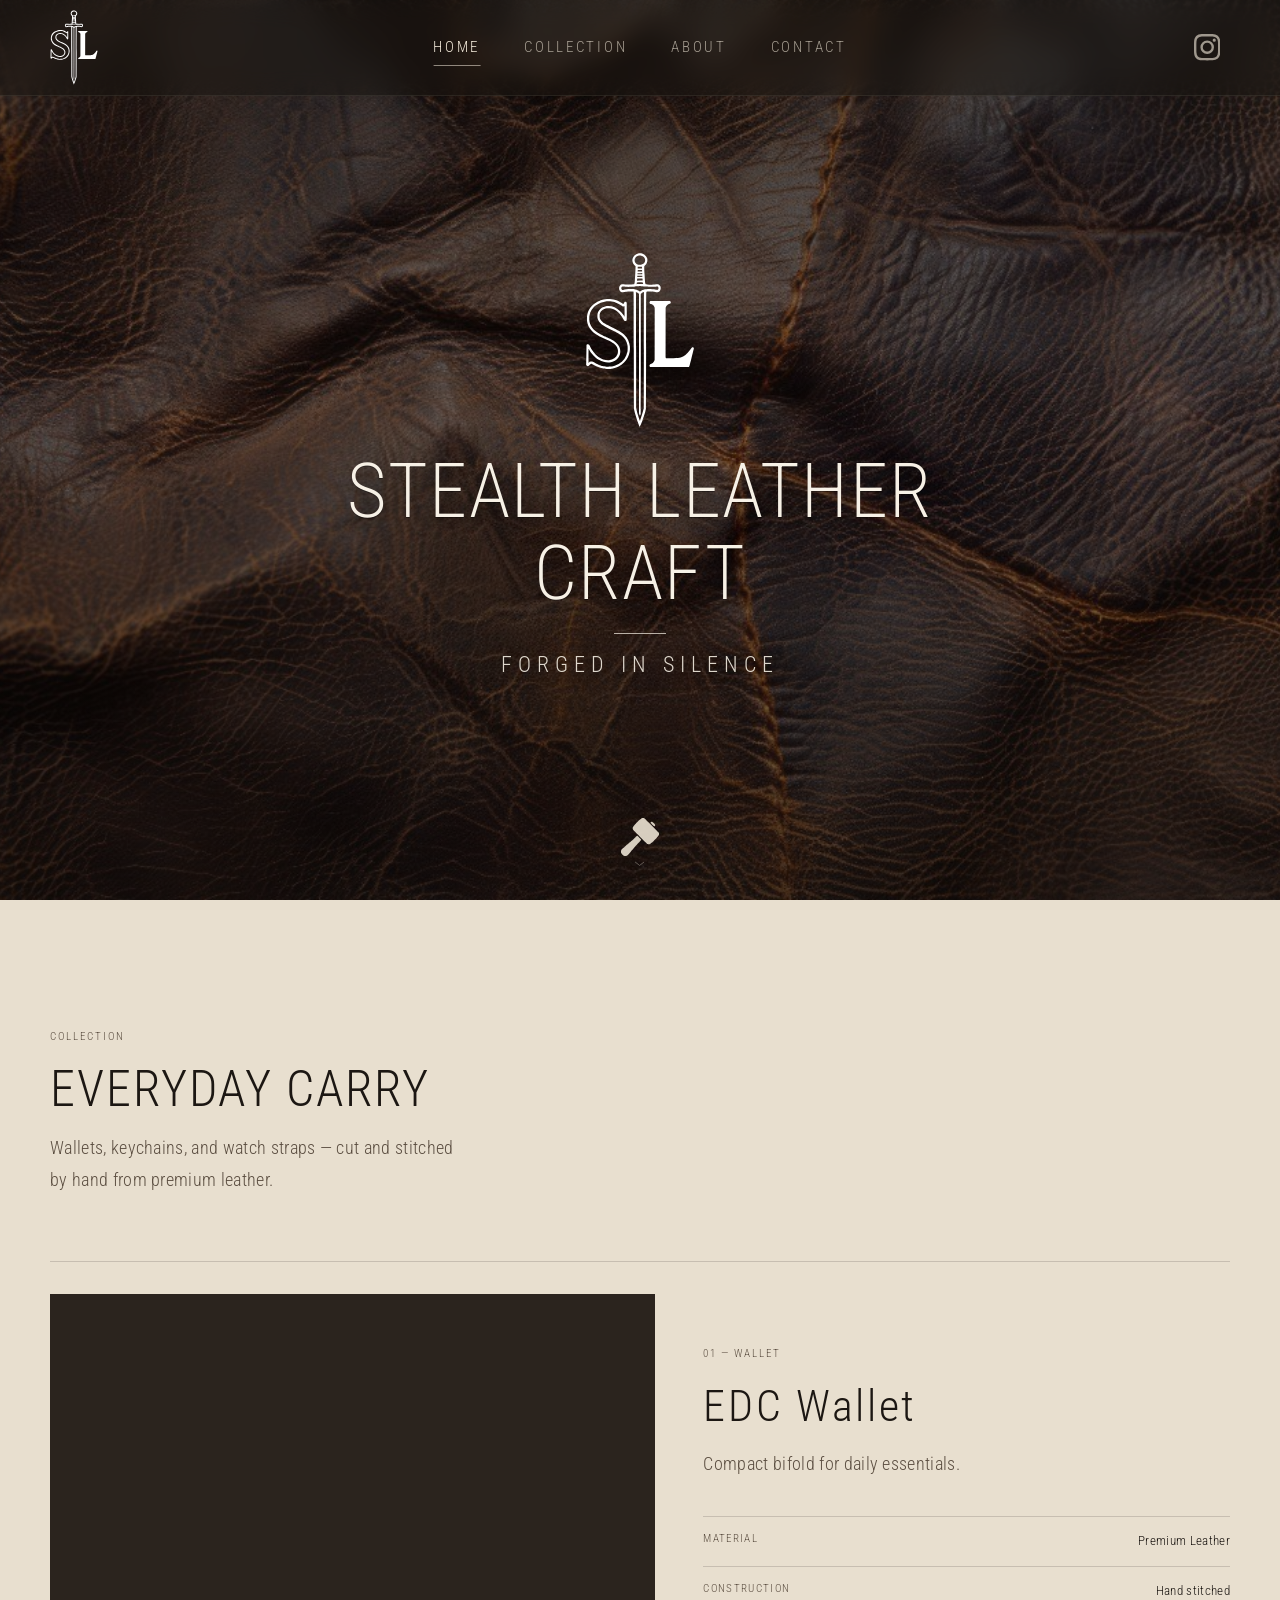
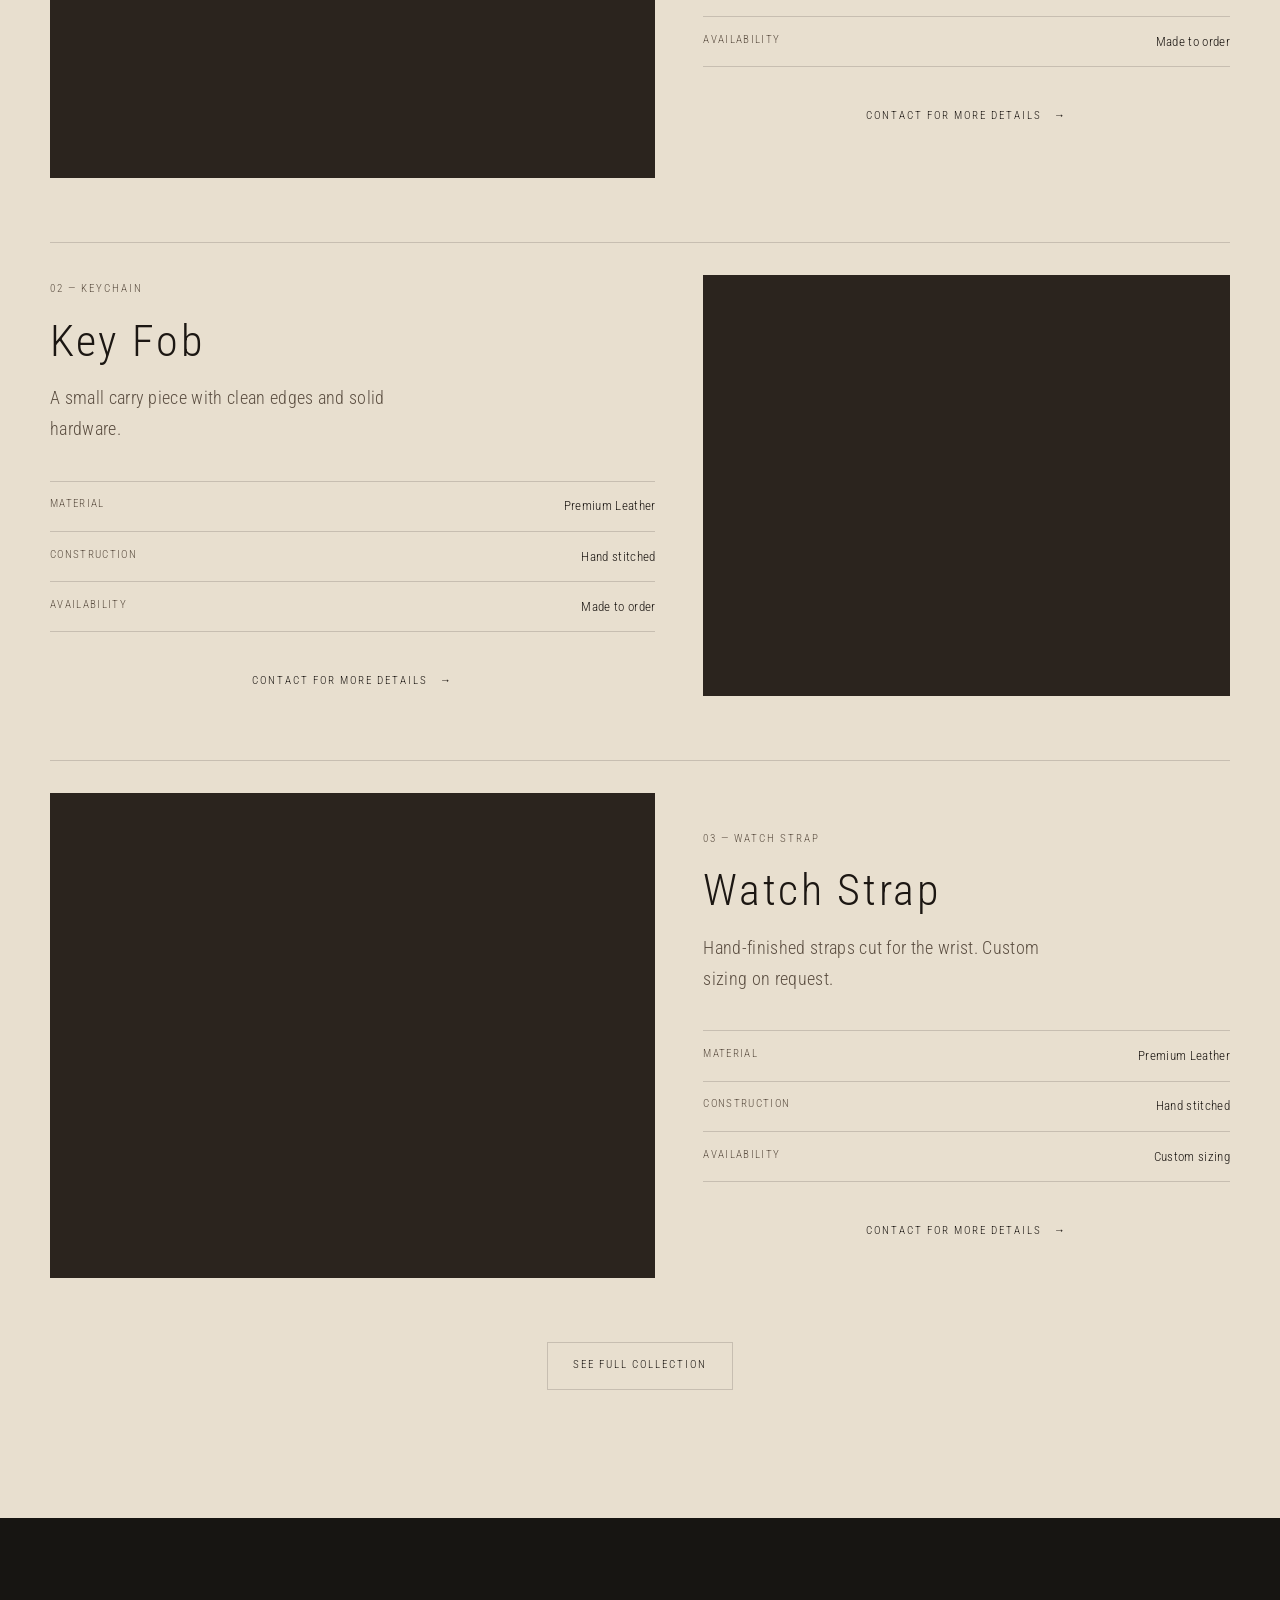
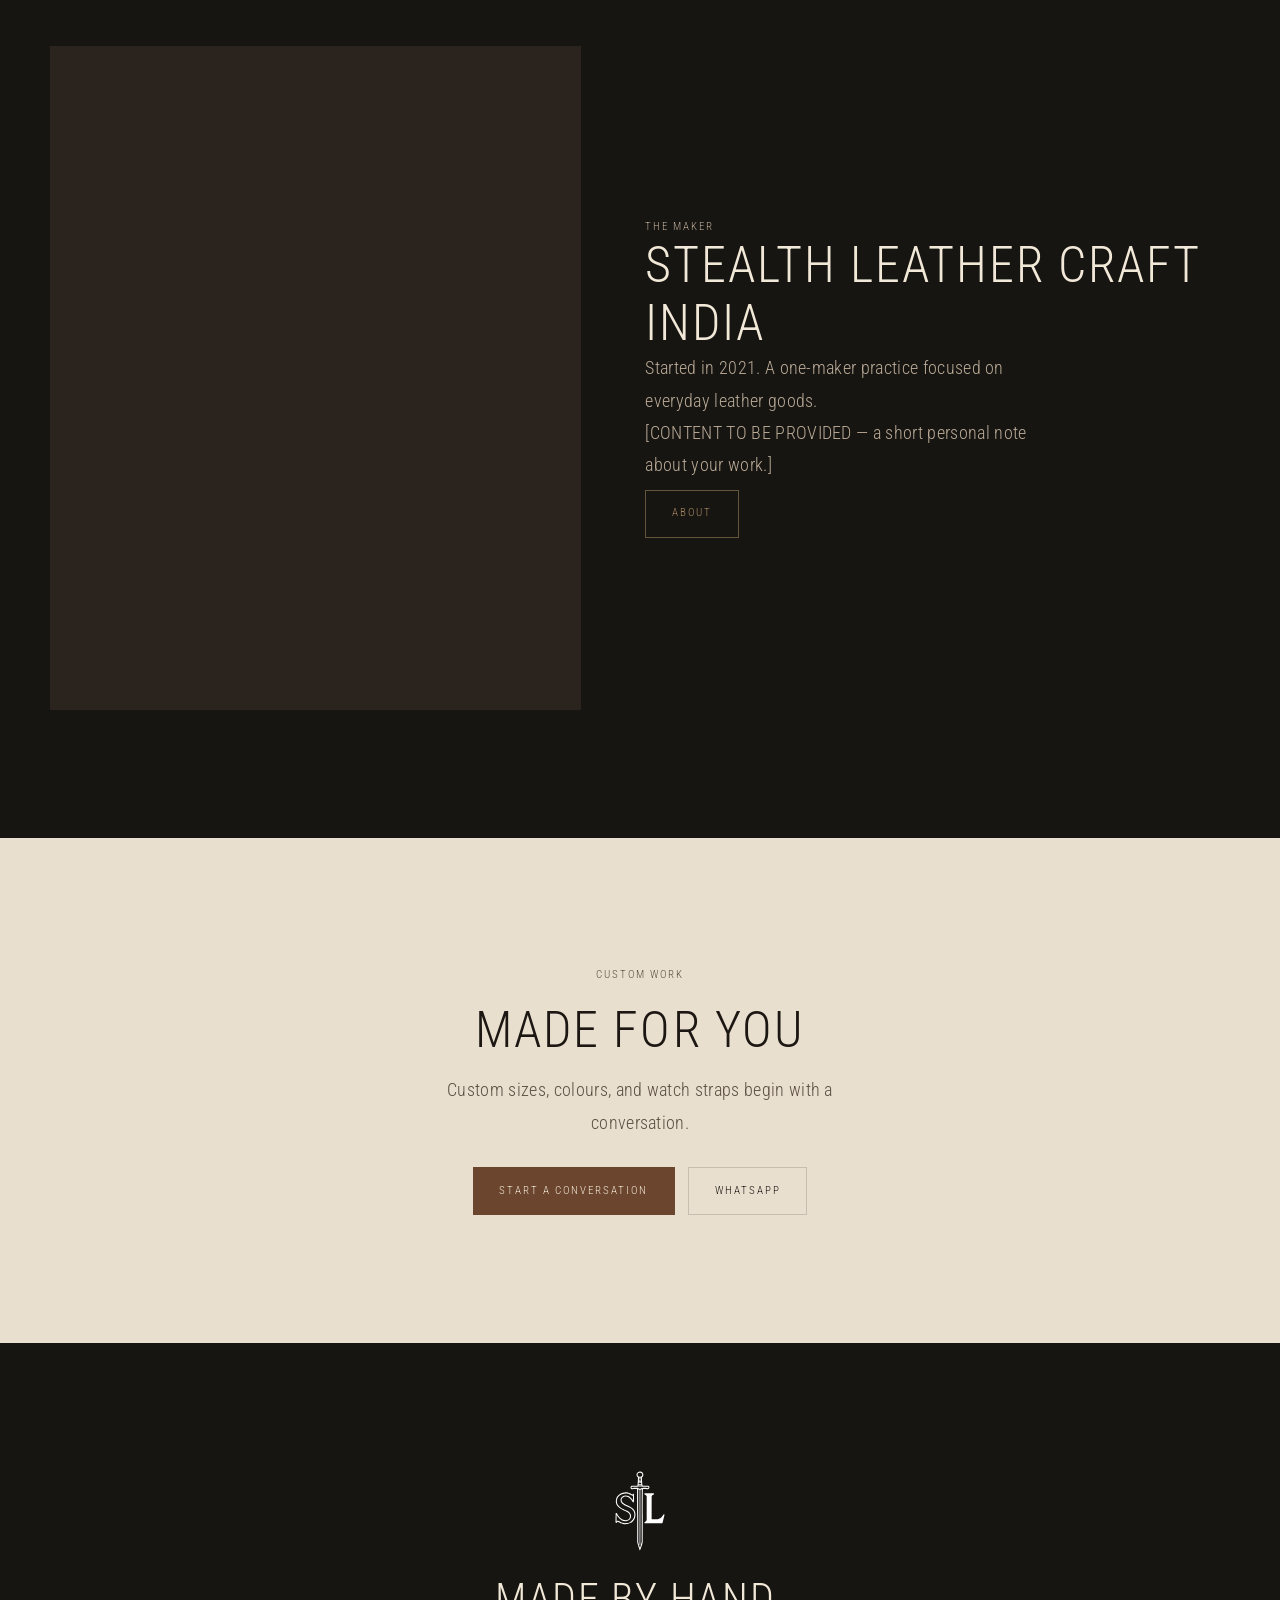
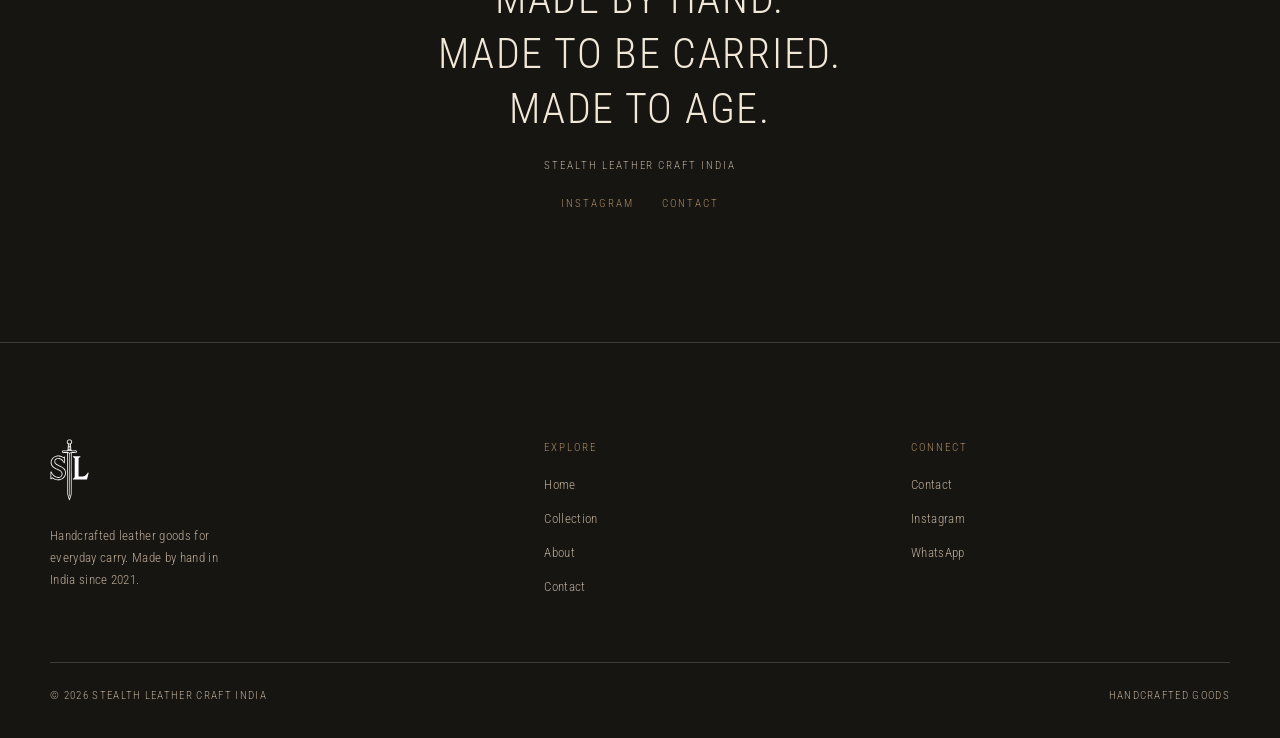
<file: index.html>
<!DOCTYPE html>
<html lang="en">
<head>
  <meta charset="UTF-8">
  <meta name="viewport" content="width=device-width, initial-scale=1.0">
  <title>Stealth Leather Craft</title>
  <meta name="description" content="Stealth Leather Craft India. Handcrafted leather goods for everyday carry — wallets, keychains, and watch straps made by hand.">
  <meta name="robots" content="index, follow">
  <link rel="canonical" href="https://stealthleathercrafts.in/">
  <meta property="og:type" content="website">
  <meta property="og:title" content="Stealth Leather Craft">
  <meta property="og:description" content="Handcrafted leather goods for everyday carry. Made by hand. Made to age.">
  <meta property="og:image" content="assets/images/brand/sl-logo.png">
  <meta property="og:url" content="https://stealthleathercrafts.in/">
  <link rel="icon" href="assets/images/brand/favicon.png" type="image/png">
  <link rel="preconnect" href="https://fonts.googleapis.com">
  <link rel="preconnect" href="https://fonts.gstatic.com" crossorigin>
  <link href="https://fonts.googleapis.com/css2?family=Roboto+Condensed:wght@100..700&display=swap" rel="stylesheet">
  <link rel="stylesheet" href="assets/css/main.css">
</head>
<body>
  <header class="site-header">
    <div class="site-header__inner">
      <a href="index.html" class="brand-lockup" aria-label="Stealth Leather Craft India home">
        <img class="logo-mark__img logo-mark--nav-img" src="assets/images/brand/sl-logo-light.svg" alt="Stealth Leather Craft India" width="398" height="652">
      </a>
      <nav class="site-nav" aria-label="Primary">
        <a class="is-active" href="index.html">Home</a>
        <a href="pages/collection.html">Collection</a>
        <a href="pages/about.html">About</a>
        <a href="pages/contact.html">Contact</a>
      </nav>
      <div class="header-actions">
        <a class="nav-social" href="https://www.instagram.com/stealthleathercrafts/" target="_blank" rel="noopener noreferrer" aria-label="Instagram">
          <svg viewBox="0 0 24 24" width="18" height="18" aria-hidden="true" focusable="false">
            <path fill="currentColor" d="M12 2.163c3.204 0 3.584.012 4.85.07 3.252.148 4.771 1.691 4.919 4.919.058 1.265.069 1.645.069 4.849 0 3.205-.012 3.584-.069 4.849-.149 3.225-1.664 4.771-4.919 4.919-1.266.058-1.644.07-4.85.07-3.204 0-3.584-.012-4.849-.07-3.26-.149-4.771-1.699-4.919-4.92-.058-1.265-.07-1.644-.07-4.849 0-3.204.013-3.583.07-4.849.149-3.227 1.664-4.771 4.919-4.919 1.266-.057 1.645-.069 4.849-.069zM12 0C8.741 0 8.333.014 7.053.072 2.695.272.273 2.69.073 7.052.014 8.333 0 8.741 0 12c0 3.259.014 3.668.072 4.948.2 4.358 2.618 6.78 6.98 6.98C8.333 23.986 8.741 24 12 24c3.259 0 3.668-.014 4.948-.072 4.354-.2 6.782-2.618 6.979-6.98.059-1.28.073-1.689.073-4.948 0-3.259-.014-3.667-.072-4.947-.196-4.354-2.617-6.78-6.979-6.98C15.668.014 15.259 0 12 0zm0 5.838a6.162 6.162 0 100 12.324 6.162 6.162 0 000-12.324zM12 16a4 4 0 110-8 4 4 0 010 8zm6.406-11.845a1.44 1.44 0 100 2.881 1.44 1.44 0 000-2.881z"/>
          </svg>
        </a>
        <button class="nav-toggle" type="button" aria-label="Open menu" aria-expanded="false"><span></span></button>
      </div>
    </div>
  </header>

  <div class="mobile-nav" aria-hidden="true">
    <nav class="mobile-nav__list" aria-label="Mobile">
      <a href="index.html">Home</a>
      <a href="pages/collection.html">Collection</a>
      <a href="pages/about.html">About</a>
      <a href="pages/contact.html">Contact</a>
    </nav>
  </div>

  <main>
    <!-- FULL-WIDTH BANNER -->
    <section class="banner" id="top" aria-label="Introduction">
      <div
        class="banner__bg"
        role="img"
        aria-label="Leather workshop banner"
        style="background-image: url('assets/images/banner/hero-banner.jpg')"
      ></div>
      <div class="banner__shade" aria-hidden="true"></div>

      <div class="banner__content">
        <img class="banner__logo" src="assets/images/brand/sl-logo-light.svg" alt="" width="398" height="652">
        <h1 class="banner__title">Stealth Leather<br>Craft</h1>
        <span class="banner__rule" aria-hidden="true"></span>
        <p class="banner__quote">Forged in silence</p>
      </div>

      <a class="banner__scroll" href="#collection" aria-label="Scroll to collection">
        <span class="banner__scroll-icon" aria-hidden="true">
          <img src="assets/images/brand/mallet.svg" alt="" width="48" height="48">
          <svg class="banner__scroll-arrow" viewBox="0 0 24 12" width="12" height="6" fill="none" focusable="false">
            <path d="M3 2.5 L12 9.5 L21 2.5" stroke="currentColor" stroke-width="1.5" stroke-linecap="round" stroke-linejoin="round"/>
          </svg>
        </span>
      </a>
    </section>

    <!-- COLLECTION -->
    <section class="section surface-paper" id="collection">
      <div class="container">
        <div class="section-intro reveal">
          <p class="label">Collection</p>
          <h2 class="heading-section">Everyday carry</h2>
          <p class="body-editorial">Wallets, keychains, and watch straps — cut and stitched by hand from premium leather.</p>
        </div>

        <div class="product-list">
          <article class="product-row reveal">
            <div class="product-row__media media" data-img="assets/images/products/edc-wallet-01.jpg" data-alt="EDC Wallet" data-caption="EDC Wallet" data-paper></div>
            <div class="product-row__body">
              <p class="label">01 — Wallet</p>
              <h3 class="heading-product">EDC Wallet</h3>
              <p class="body-lg">Compact bifold for daily essentials.</p>
              <ul class="simple-specs">
                <li><span>Material</span><span>Premium Leather</span></li>
                <li><span>Construction</span><span>Hand stitched</span></li>
                <li><span>Availability</span><span>Made to order</span></li>
              </ul>
              <a class="btn btn--text" href="pages/contact.html">Contact for more details</a>
            </div>
          </article>

          <article class="product-row product-row--reverse reveal">
            <div class="product-row__media media" data-img="assets/images/products/key-fob-01.jpg" data-alt="Key Fob" data-caption="Key Fob" data-paper></div>
            <div class="product-row__body">
              <p class="label">02 — Keychain</p>
              <h3 class="heading-product">Key Fob</h3>
              <p class="body-lg">A small carry piece with clean edges and solid hardware.</p>
              <ul class="simple-specs">
                <li><span>Material</span><span>Premium Leather</span></li>
                <li><span>Construction</span><span>Hand stitched</span></li>
                <li><span>Availability</span><span>Made to order</span></li>
              </ul>
              <a class="btn btn--text" href="pages/contact.html">Contact for more details</a>
            </div>
          </article>

          <article class="product-row reveal">
            <div class="product-row__media media" data-img="assets/images/products/watch-strap-01.jpg" data-alt="Watch Strap" data-caption="Watch Strap" data-paper></div>
            <div class="product-row__body">
              <p class="label">03 — Watch Strap</p>
              <h3 class="heading-product">Watch Strap</h3>
              <p class="body-lg">Hand-finished straps cut for the wrist. Custom sizing on request.</p>
              <ul class="simple-specs">
                <li><span>Material</span><span>Premium Leather</span></li>
                <li><span>Construction</span><span>Hand stitched</span></li>
                <li><span>Availability</span><span>Custom sizing</span></li>
              </ul>
              <a class="btn btn--text" href="pages/contact.html">Contact for more details</a>
            </div>
          </article>
        </div>

        <div class="section-cta reveal">
          <a class="btn btn--ghost" href="pages/collection.html">See full collection</a>
        </div>
      </div>
    </section>

    <!-- ABOUT -->
    <section class="section surface-dark" id="about">
      <div class="container about-simple">
        <div class="about-simple__media media reveal" data-img="assets/images/workshop/maker.jpg" data-alt="The maker" data-caption="Workshop / maker photo"></div>
        <div class="reveal reveal-delay-1">
          <p class="label">The Maker</p>
          <h2 class="heading-section">Stealth Leather Craft India</h2>
          <p class="body-editorial">Started in 2021. A one-maker practice focused on everyday leather goods.</p>
          <p class="body-editorial">[CONTENT TO BE PROVIDED — a short personal note about your work.]</p>
          <a class="btn btn--brass" href="pages/about.html">About</a>
        </div>
      </div>
    </section>

    <!-- CUSTOM + CONTACT -->
    <section class="section surface-paper" id="custom">
      <div class="container custom-simple reveal">
        <p class="label">Custom work</p>
        <h2 class="heading-section">Made for you</h2>
        <p class="body-editorial">Custom sizes, colours, and watch straps begin with a conversation.</p>
        <div class="custom-simple__actions">
          <a class="btn btn--solid" href="pages/contact.html">Start a conversation</a>
          <a class="btn btn--ghost" href="https://wa.me/917034019987" target="_blank" rel="noopener noreferrer">WhatsApp</a>
        </div>
      </div>
    </section>

    <!-- CLOSING -->
    <section class="closing-simple surface-dark">
      <div class="container reveal">
        <img src="assets/images/brand/sl-logo-light.svg" alt="" width="100" height="133" class="closing-simple__logo">
        <p class="closing-simple__quote">Made by hand.<br>Made to be carried.<br>Made to age.</p>
        <p class="label">Stealth Leather Craft India</p>
        <div class="closing-simple__links">
          <a href="https://www.instagram.com/stealthleathercrafts/" target="_blank" rel="noopener noreferrer">Instagram</a>
          <a href="pages/contact.html">Contact</a>
        </div>
      </div>
    </section>
  </main>

  <footer class="site-footer">
    <div class="container site-footer__grid">
      <div class="site-footer__brand">
        <a href="index.html" class="logo-mark logo-mark--footer" aria-label="Stealth Leather Craft India">
          <img class="logo-mark__img" src="assets/images/brand/sl-logo-light.svg" alt="Stealth Leather Craft India" width="120" height="160">
        </a>
        <p>Handcrafted leather goods for everyday carry. Made by hand in India since 2021.</p>
      </div>
      <div>
        <h3>Explore</h3>
        <nav class="site-footer__links">
          <a href="index.html">Home</a>
          <a href="pages/collection.html">Collection</a>
          <a href="pages/about.html">About</a>
          <a href="pages/contact.html">Contact</a>
        </nav>
      </div>
      <div>
        <h3>Connect</h3>
        <nav class="site-footer__links">
          <a href="pages/contact.html">Contact</a>
          <a href="https://www.instagram.com/stealthleathercrafts/" target="_blank" rel="noopener noreferrer">Instagram</a>
          <a href="https://wa.me/917034019987" target="_blank" rel="noopener noreferrer">WhatsApp</a>
        </nav>
      </div>
    </div>
    <div class="container site-footer__bottom">
      <span>© <span data-year></span> Stealth Leather Craft India</span>
      <span>Handcrafted goods</span>
    </div>
  </footer>

  <script src="assets/js/main.js"></script>
</body>
</html>
</file>
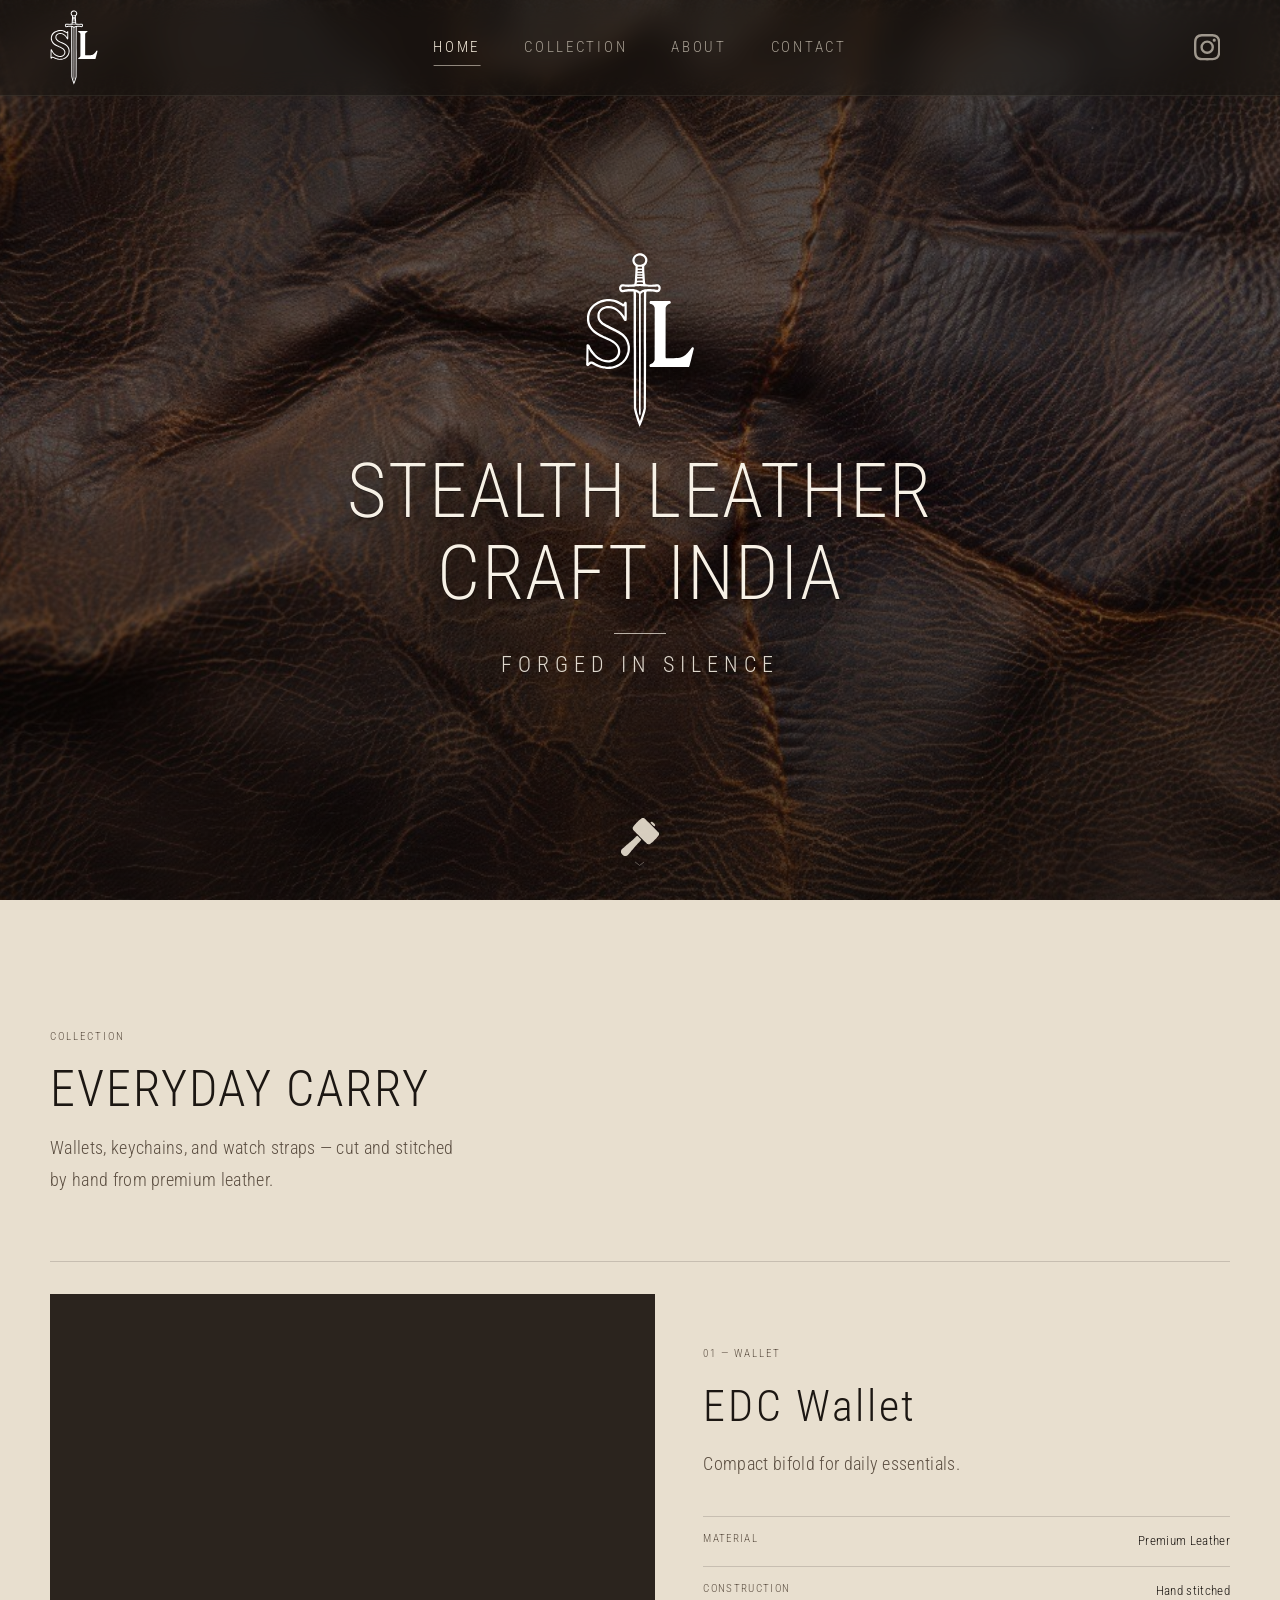
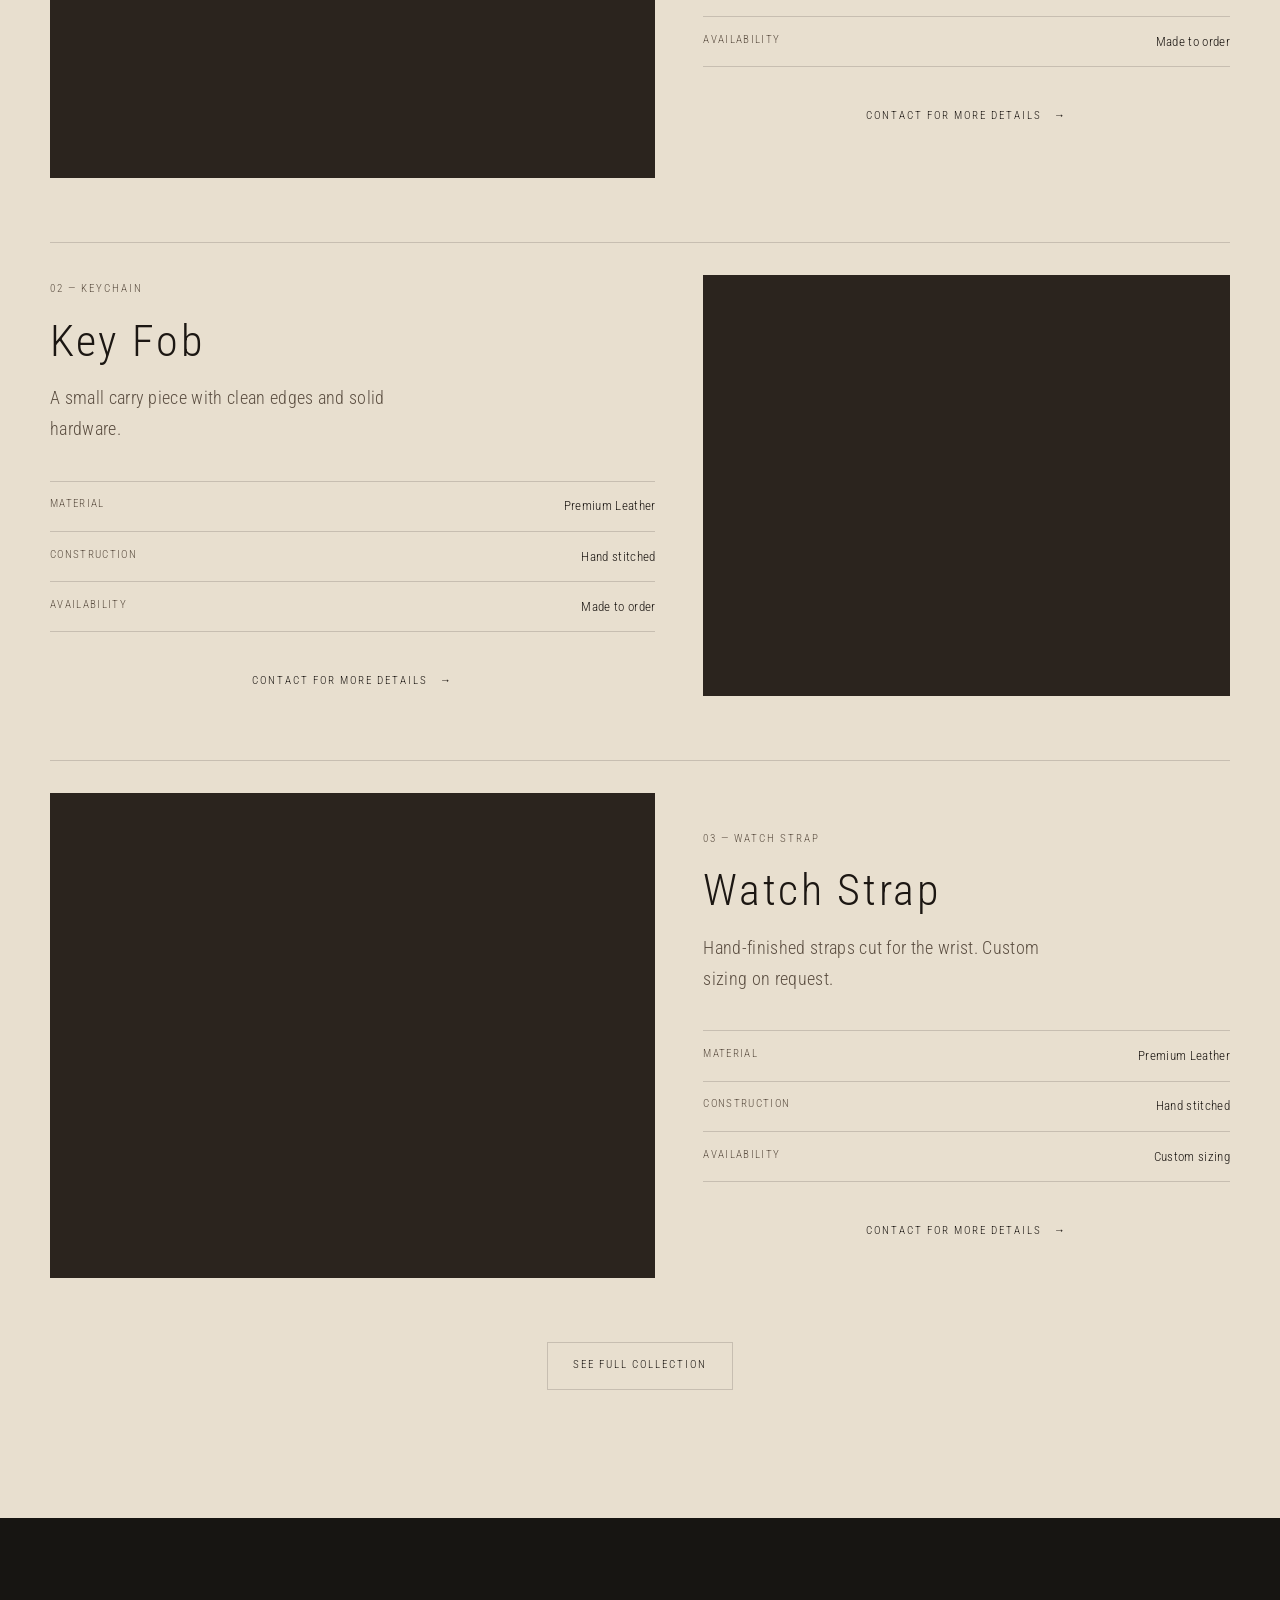
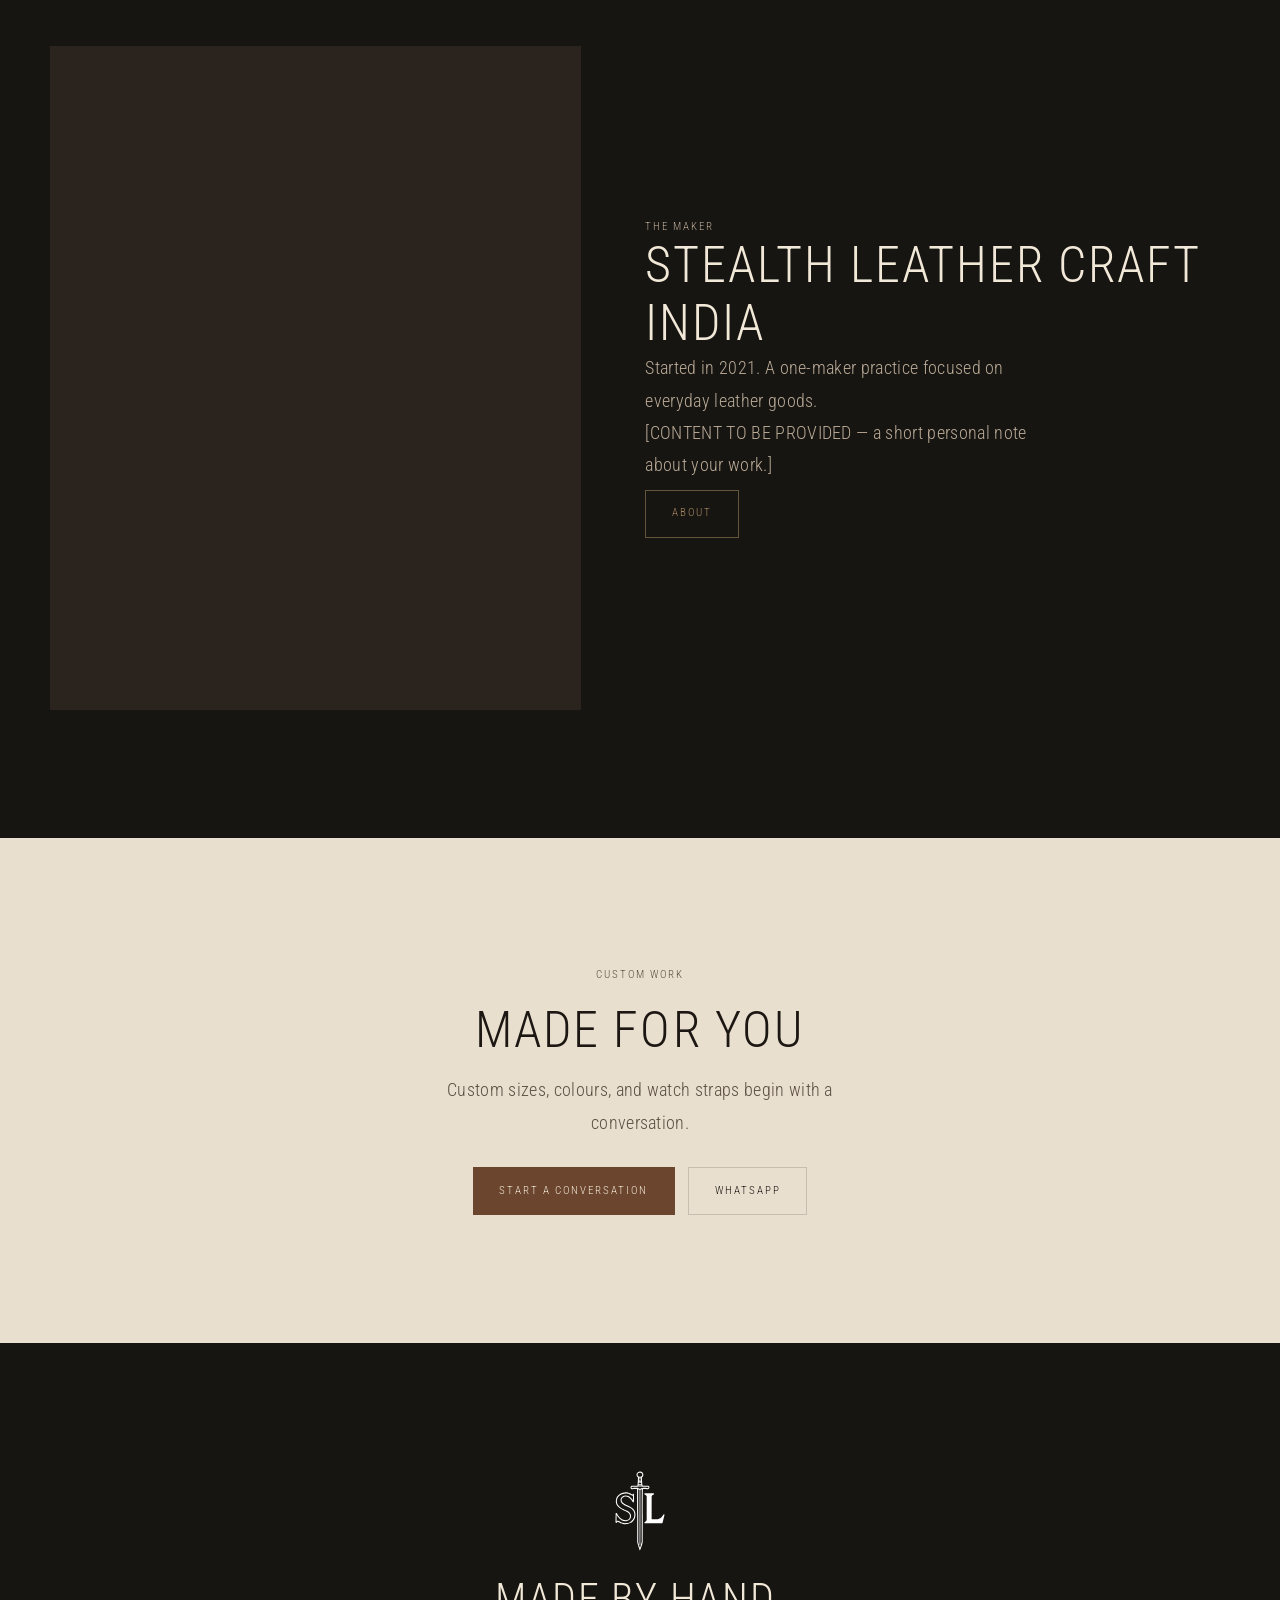
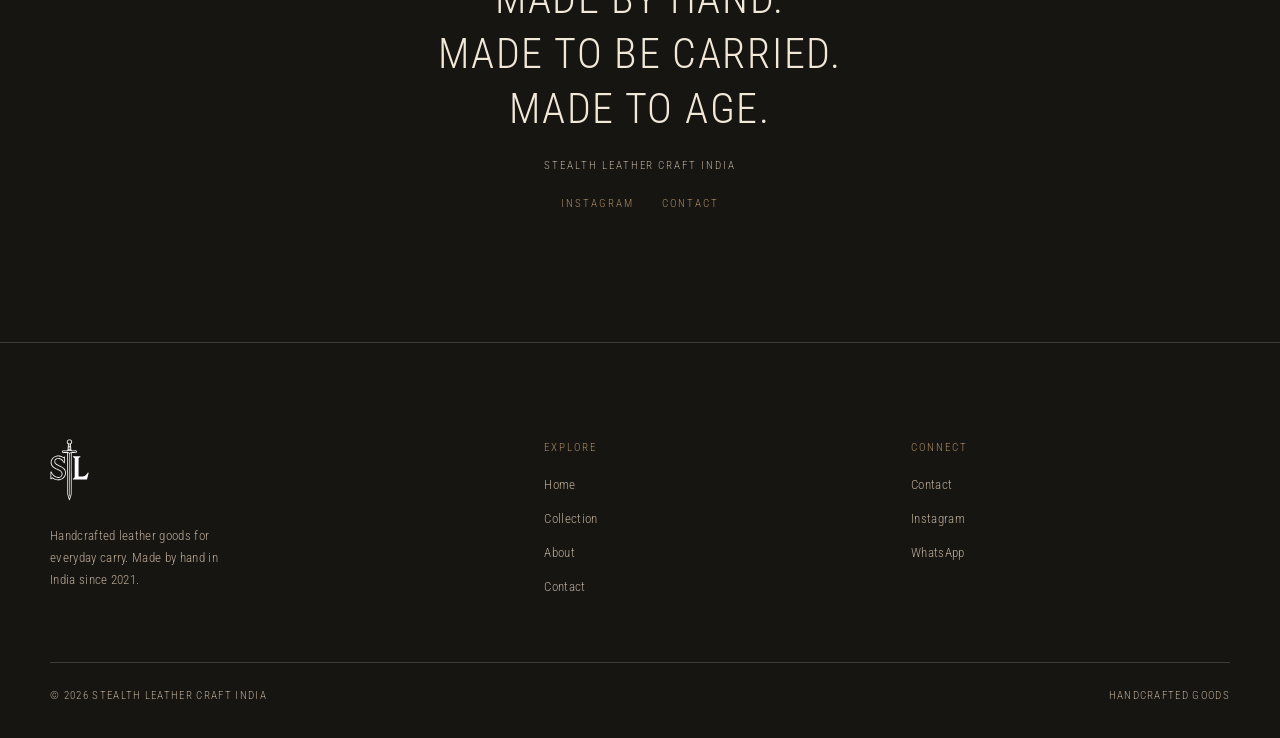
<file: MySiteStealth/index.html>
<!DOCTYPE html>
<html lang="en">
<head>
  <meta charset="UTF-8">
  <meta name="viewport" content="width=device-width, initial-scale=1.0">
  <title>Stealth Leather Craft India — Handcrafted Leather Goods</title>
  <meta name="description" content="Stealth Leather Craft India. Handcrafted leather goods for everyday carry — wallets, keychains, and watch straps made by hand.">
  <meta name="robots" content="index, follow">
  <link rel="canonical" href="https://YOUR-USERNAME.github.io/MySiteStealth/">
  <meta property="og:type" content="website">
  <meta property="og:title" content="Stealth Leather Craft India">
  <meta property="og:description" content="Handcrafted leather goods for everyday carry. Made by hand. Made to age.">
  <meta property="og:image" content="assets/images/brand/sl-logo.png">
  <meta property="og:url" content="https://YOUR-USERNAME.github.io/MySiteStealth/">
  <link rel="icon" href="assets/images/brand/favicon.png" type="image/png">
  <link rel="preconnect" href="https://fonts.googleapis.com">
  <link rel="preconnect" href="https://fonts.gstatic.com" crossorigin>
  <link href="https://fonts.googleapis.com/css2?family=Roboto+Condensed:wght@100..700&display=swap" rel="stylesheet">
  <link rel="stylesheet" href="assets/css/main.css">
</head>
<body>
  <header class="site-header">
    <div class="site-header__inner">
      <a href="index.html" class="brand-lockup" aria-label="Stealth Leather Craft India home">
        <img class="logo-mark__img logo-mark--nav-img" src="assets/images/brand/sl-logo-light.svg" alt="Stealth Leather Craft India" width="398" height="652">
      </a>
      <nav class="site-nav" aria-label="Primary">
        <a class="is-active" href="index.html">Home</a>
        <a href="pages/collection.html">Collection</a>
        <a href="pages/about.html">About</a>
        <a href="pages/contact.html">Contact</a>
      </nav>
      <div class="header-actions">
        <a class="nav-social" href="https://instagram.com/" target="_blank" rel="noopener noreferrer" aria-label="Instagram">
          <svg viewBox="0 0 24 24" width="18" height="18" aria-hidden="true" focusable="false">
            <path fill="currentColor" d="M12 2.163c3.204 0 3.584.012 4.85.07 3.252.148 4.771 1.691 4.919 4.919.058 1.265.069 1.645.069 4.849 0 3.205-.012 3.584-.069 4.849-.149 3.225-1.664 4.771-4.919 4.919-1.266.058-1.644.07-4.85.07-3.204 0-3.584-.012-4.849-.07-3.26-.149-4.771-1.699-4.919-4.92-.058-1.265-.07-1.644-.07-4.849 0-3.204.013-3.583.07-4.849.149-3.227 1.664-4.771 4.919-4.919 1.266-.057 1.645-.069 4.849-.069zM12 0C8.741 0 8.333.014 7.053.072 2.695.272.273 2.69.073 7.052.014 8.333 0 8.741 0 12c0 3.259.014 3.668.072 4.948.2 4.358 2.618 6.78 6.98 6.98C8.333 23.986 8.741 24 12 24c3.259 0 3.668-.014 4.948-.072 4.354-.2 6.782-2.618 6.979-6.98.059-1.28.073-1.689.073-4.948 0-3.259-.014-3.667-.072-4.947-.196-4.354-2.617-6.78-6.979-6.98C15.668.014 15.259 0 12 0zm0 5.838a6.162 6.162 0 100 12.324 6.162 6.162 0 000-12.324zM12 16a4 4 0 110-8 4 4 0 010 8zm6.406-11.845a1.44 1.44 0 100 2.881 1.44 1.44 0 000-2.881z"/>
          </svg>
        </a>
        <button class="nav-toggle" type="button" aria-label="Open menu" aria-expanded="false"><span></span></button>
      </div>
    </div>
  </header>

  <div class="mobile-nav" aria-hidden="true">
    <nav class="mobile-nav__list" aria-label="Mobile">
      <a href="index.html">Home</a>
      <a href="pages/collection.html">Collection</a>
      <a href="pages/about.html">About</a>
      <a href="pages/contact.html">Contact</a>
    </nav>
  </div>

  <main>
    <!-- FULL-WIDTH BANNER -->
    <section class="banner" id="top" aria-label="Introduction">
      <div
        class="banner__bg"
        role="img"
        aria-label="Leather workshop banner"
        style="background-image: url('assets/images/banner/hero-banner.jpg')"
      ></div>
      <div class="banner__shade" aria-hidden="true"></div>

      <div class="banner__content">
        <img class="banner__logo" src="assets/images/brand/sl-logo-light.svg" alt="" width="398" height="652">
        <h1 class="banner__title">Stealth Leather<br>Craft India</h1>
        <span class="banner__rule" aria-hidden="true"></span>
        <p class="banner__quote">Forged in silence</p>
      </div>

      <a class="banner__scroll" href="#collection" aria-label="Scroll to collection">
        <span class="banner__scroll-icon" aria-hidden="true">
          <img src="assets/images/brand/mallet.svg" alt="" width="48" height="48">
          <svg class="banner__scroll-arrow" viewBox="0 0 24 12" width="12" height="6" fill="none" focusable="false">
            <path d="M3 2.5 L12 9.5 L21 2.5" stroke="currentColor" stroke-width="1.5" stroke-linecap="round" stroke-linejoin="round"/>
          </svg>
        </span>
      </a>
    </section>

    <!-- COLLECTION -->
    <section class="section surface-paper" id="collection">
      <div class="container">
        <div class="section-intro reveal">
          <p class="label">Collection</p>
          <h2 class="heading-section">Everyday carry</h2>
          <p class="body-editorial">Wallets, keychains, and watch straps — cut and stitched by hand from premium leather.</p>
        </div>

        <div class="product-list">
          <article class="product-row reveal">
            <div class="product-row__media media" data-img="assets/images/products/edc-wallet-01.jpg" data-alt="EDC Wallet" data-caption="EDC Wallet" data-paper></div>
            <div class="product-row__body">
              <p class="label">01 — Wallet</p>
              <h3 class="heading-product">EDC Wallet</h3>
              <p class="body-lg">Compact bifold for daily essentials.</p>
              <ul class="simple-specs">
                <li><span>Material</span><span>Premium Leather</span></li>
                <li><span>Construction</span><span>Hand stitched</span></li>
                <li><span>Availability</span><span>Made to order</span></li>
              </ul>
              <a class="btn btn--text" href="pages/contact.html">Contact for more details</a>
            </div>
          </article>

          <article class="product-row product-row--reverse reveal">
            <div class="product-row__media media" data-img="assets/images/products/key-fob-01.jpg" data-alt="Key Fob" data-caption="Key Fob" data-paper></div>
            <div class="product-row__body">
              <p class="label">02 — Keychain</p>
              <h3 class="heading-product">Key Fob</h3>
              <p class="body-lg">A small carry piece with clean edges and solid hardware.</p>
              <ul class="simple-specs">
                <li><span>Material</span><span>Premium Leather</span></li>
                <li><span>Construction</span><span>Hand stitched</span></li>
                <li><span>Availability</span><span>Made to order</span></li>
              </ul>
              <a class="btn btn--text" href="pages/contact.html">Contact for more details</a>
            </div>
          </article>

          <article class="product-row reveal">
            <div class="product-row__media media" data-img="assets/images/products/watch-strap-01.jpg" data-alt="Watch Strap" data-caption="Watch Strap" data-paper></div>
            <div class="product-row__body">
              <p class="label">03 — Watch Strap</p>
              <h3 class="heading-product">Watch Strap</h3>
              <p class="body-lg">Hand-finished straps cut for the wrist. Custom sizing on request.</p>
              <ul class="simple-specs">
                <li><span>Material</span><span>Premium Leather</span></li>
                <li><span>Construction</span><span>Hand stitched</span></li>
                <li><span>Availability</span><span>Custom sizing</span></li>
              </ul>
              <a class="btn btn--text" href="pages/contact.html">Contact for more details</a>
            </div>
          </article>
        </div>

        <div class="section-cta reveal">
          <a class="btn btn--ghost" href="pages/collection.html">See full collection</a>
        </div>
      </div>
    </section>

    <!-- ABOUT -->
    <section class="section surface-dark" id="about">
      <div class="container about-simple">
        <div class="about-simple__media media reveal" data-img="assets/images/workshop/maker.jpg" data-alt="The maker" data-caption="Workshop / maker photo"></div>
        <div class="reveal reveal-delay-1">
          <p class="label">The Maker</p>
          <h2 class="heading-section">Stealth Leather Craft India</h2>
          <p class="body-editorial">Started in 2021. A one-maker practice focused on everyday leather goods.</p>
          <p class="body-editorial">[CONTENT TO BE PROVIDED — a short personal note about your work.]</p>
          <a class="btn btn--brass" href="pages/about.html">About</a>
        </div>
      </div>
    </section>

    <!-- CUSTOM + CONTACT -->
    <section class="section surface-paper" id="custom">
      <div class="container custom-simple reveal">
        <p class="label">Custom work</p>
        <h2 class="heading-section">Made for you</h2>
        <p class="body-editorial">Custom sizes, colours, and watch straps begin with a conversation.</p>
        <div class="custom-simple__actions">
          <a class="btn btn--solid" href="pages/contact.html">Start a conversation</a>
          <a class="btn btn--ghost" href="https://wa.me/" target="_blank" rel="noopener noreferrer">WhatsApp</a>
        </div>
      </div>
    </section>

    <!-- CLOSING -->
    <section class="closing-simple surface-dark">
      <div class="container reveal">
        <img src="assets/images/brand/sl-logo-light.svg" alt="" width="100" height="133" class="closing-simple__logo">
        <p class="closing-simple__quote">Made by hand.<br>Made to be carried.<br>Made to age.</p>
        <p class="label">Stealth Leather Craft India</p>
        <div class="closing-simple__links">
          <a href="https://instagram.com/" target="_blank" rel="noopener noreferrer">Instagram</a>
          <a href="pages/contact.html">Contact</a>
        </div>
      </div>
    </section>
  </main>

  <footer class="site-footer">
    <div class="container site-footer__grid">
      <div class="site-footer__brand">
        <a href="index.html" class="logo-mark logo-mark--footer" aria-label="Stealth Leather Craft India">
          <img class="logo-mark__img" src="assets/images/brand/sl-logo-light.svg" alt="Stealth Leather Craft India" width="120" height="160">
        </a>
        <p>Handcrafted leather goods for everyday carry. Made by hand in India since 2021.</p>
      </div>
      <div>
        <h3>Explore</h3>
        <nav class="site-footer__links">
          <a href="index.html">Home</a>
          <a href="pages/collection.html">Collection</a>
          <a href="pages/about.html">About</a>
          <a href="pages/contact.html">Contact</a>
        </nav>
      </div>
      <div>
        <h3>Connect</h3>
        <nav class="site-footer__links">
          <a href="pages/contact.html">Contact</a>
          <a href="https://instagram.com/" target="_blank" rel="noopener noreferrer">Instagram</a>
          <a href="https://wa.me/" target="_blank" rel="noopener noreferrer">WhatsApp</a>
        </nav>
      </div>
    </div>
    <div class="container site-footer__bottom">
      <span>© <span data-year></span> Stealth Leather Craft India</span>
      <span>Handcrafted goods</span>
    </div>
  </footer>

  <script src="assets/js/main.js"></script>
</body>
</html>
</file>
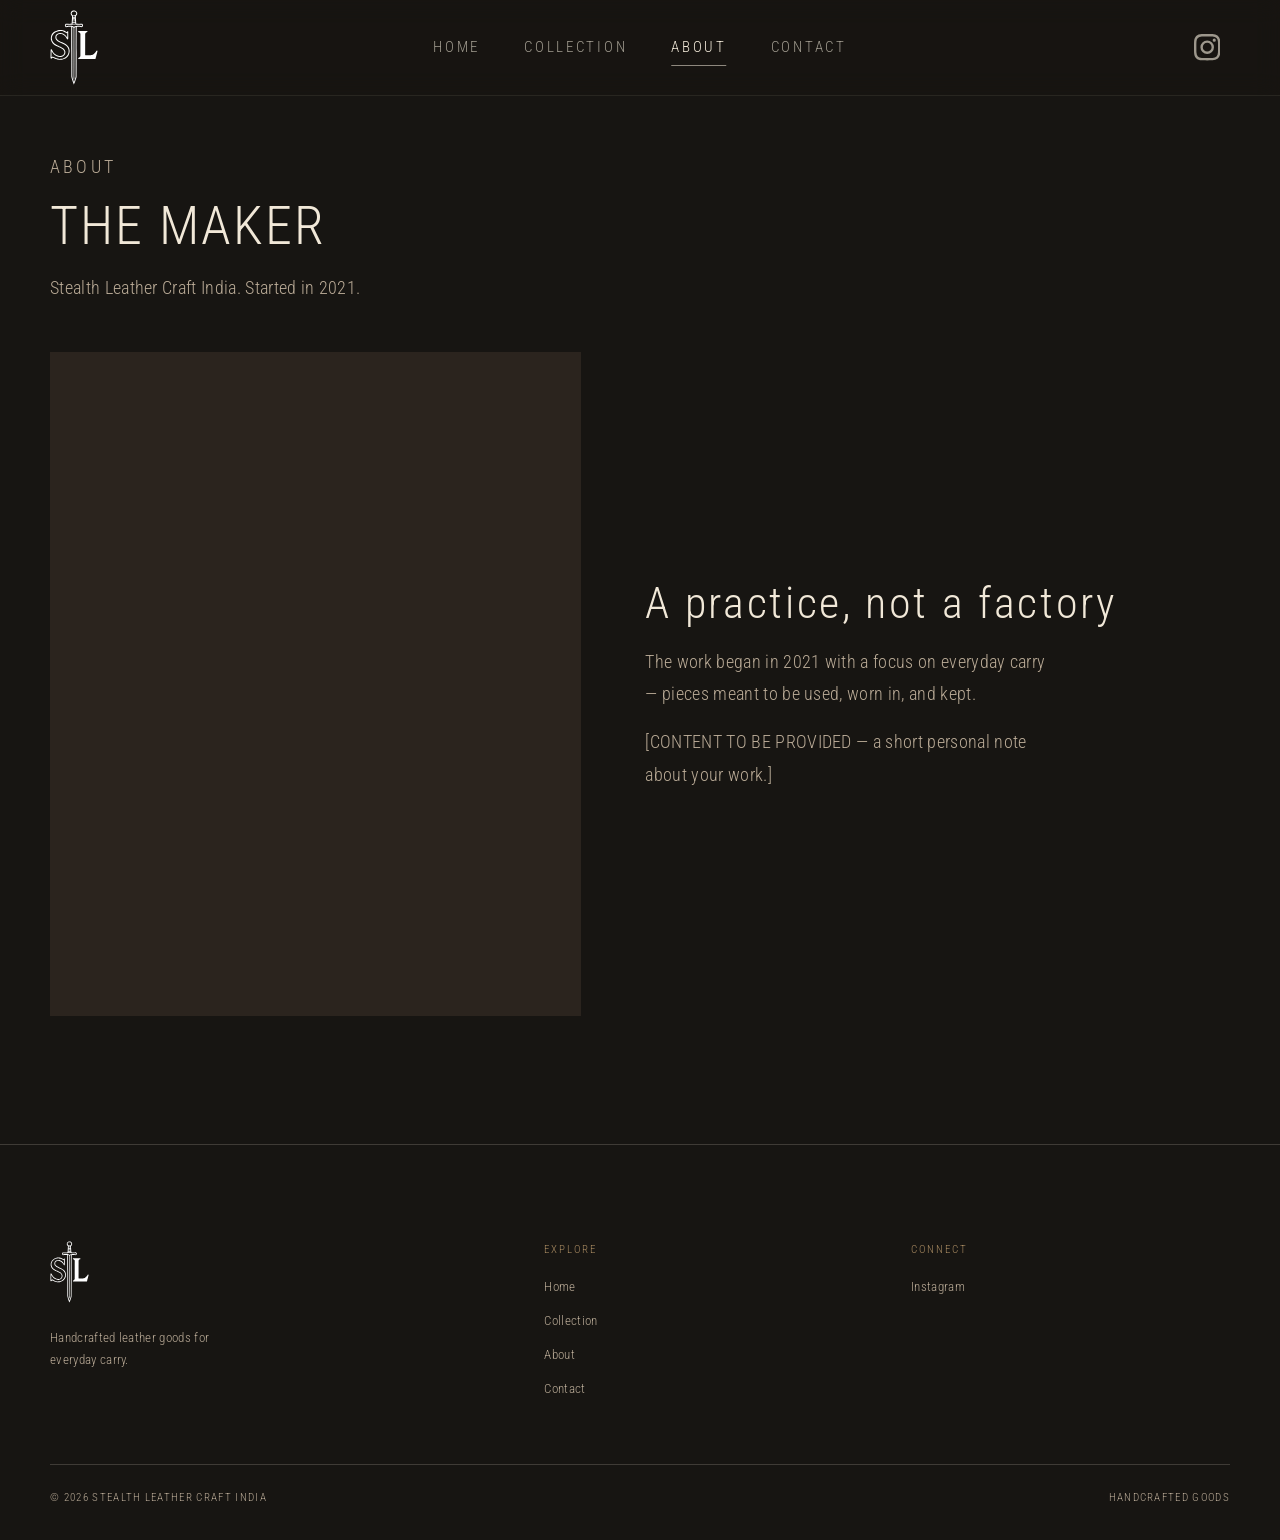
<file: pages/about.html>
<!DOCTYPE html>
<html lang="en">
<head>
  <meta charset="UTF-8">
  <meta name="viewport" content="width=device-width, initial-scale=1.0">
  <title>Stealth Leather Craft</title>
  <meta name="description" content="The maker behind Stealth Leather Craft India. Started in 2021.">
  <link rel="canonical" href="https://stealthleathercrafts.in/pages/about.html">
  <meta property="og:title" content="Stealth Leather Craft">
  <meta property="og:image" content="../assets/images/brand/sl-logo.png">
  <link rel="icon" href="../assets/images/brand/favicon.png" type="image/png">
  <link rel="preconnect" href="https://fonts.googleapis.com">
  <link rel="preconnect" href="https://fonts.gstatic.com" crossorigin>
  <link href="https://fonts.googleapis.com/css2?family=Roboto+Condensed:wght@100..700&display=swap" rel="stylesheet">
  <link rel="stylesheet" href="../assets/css/main.css">
  <script>window.SLC_PATH_PREFIX = "../";</script>
</head>
<body>
  <header class="site-header is-scrolled">
    <div class="site-header__inner">
      <a href="../index.html" class="brand-lockup" aria-label="Stealth Leather Craft India home">
        <img class="logo-mark__img logo-mark--nav-img" src="../assets/images/brand/sl-logo-light.svg" alt="Stealth Leather Craft India" width="398" height="652">
      </a>
      <nav class="site-nav" aria-label="Primary">
        <a href="../index.html">Home</a>
        <a href="collection.html">Collection</a>
        <a class="is-active" href="about.html">About</a>
        <a href="contact.html">Contact</a>
      </nav>
      <div class="header-actions">
        <a class="nav-social" href="https://www.instagram.com/stealthleathercrafts/" target="_blank" rel="noopener noreferrer" aria-label="Instagram">
          <svg viewBox="0 0 24 24" width="18" height="18" aria-hidden="true" focusable="false">
            <path fill="currentColor" d="M12 2.163c3.204 0 3.584.012 4.85.07 3.252.148 4.771 1.691 4.919 4.919.058 1.265.069 1.645.069 4.849 0 3.205-.012 3.584-.069 4.849-.149 3.225-1.664 4.771-4.919 4.919-1.266.058-1.644.07-4.85.07-3.204 0-3.584-.012-4.849-.07-3.26-.149-4.771-1.699-4.919-4.92-.058-1.265-.07-1.644-.07-4.849 0-3.204.013-3.583.07-4.849.149-3.227 1.664-4.771 4.919-4.919 1.266-.057 1.645-.069 4.849-.069zM12 0C8.741 0 8.333.014 7.053.072 2.695.272.273 2.69.073 7.052.014 8.333 0 8.741 0 12c0 3.259.014 3.668.072 4.948.2 4.358 2.618 6.78 6.98 6.98C8.333 23.986 8.741 24 12 24c3.259 0 3.668-.014 4.948-.072 4.354-.2 6.782-2.618 6.979-6.98.059-1.28.073-1.689.073-4.948 0-3.259-.014-3.667-.072-4.947-.196-4.354-2.617-6.78-6.979-6.98C15.668.014 15.259 0 12 0zm0 5.838a6.162 6.162 0 100 12.324 6.162 6.162 0 000-12.324zM12 16a4 4 0 110-8 4 4 0 010 8zm6.406-11.845a1.44 1.44 0 100 2.881 1.44 1.44 0 000-2.881z"/>
          </svg>
        </a>
        <button class="nav-toggle" type="button" aria-label="Open menu" aria-expanded="false"><span></span></button>
      </div>
    </div>
  </header>
  <div class="mobile-nav">
    <nav class="mobile-nav__list">
      <a href="../index.html">Home</a>
      <a href="collection.html">Collection</a>
      <a href="about.html">About</a>
      <a href="contact.html">Contact</a>
    </nav>
  </div>

  <main>
    <section class="page-hero surface-dark">
      <div class="container">
        <p class="label page-hero__label">About</p>
        <h1>The Maker</h1>
        <p>Stealth Leather Craft India. Started in 2021.</p>
      </div>
    </section>

    <section class="section surface-dark" style="padding-top:0;">
      <div class="container about-simple">
        <div class="about-simple__media media" data-img="../assets/images/workshop/maker.jpg" data-alt="The maker" data-caption="Maker photo"></div>
        <div>
          <h2 class="heading-product">A practice, not a factory</h2>
          <p class="body-editorial" style="margin-top:1rem;">The work began in 2021 with a focus on everyday carry — pieces meant to be used, worn in, and kept.</p>
          <p class="body-editorial" style="margin-top:1rem;">[CONTENT TO BE PROVIDED — a short personal note about your work.]</p>
        </div>
      </div>
    </section>
  </main>

  <footer class="site-footer">
    <div class="container site-footer__grid">
      <div class="site-footer__brand">
        <a href="../index.html" class="logo-mark logo-mark--footer">
          <img class="logo-mark__img" src="../assets/images/brand/sl-logo-light.svg" alt="Stealth Leather Craft India" width="120" height="160">
        </a>
        <p>Handcrafted leather goods for everyday carry.</p>
      </div>
      <div>
        <h3>Explore</h3>
        <nav class="site-footer__links">
          <a href="../index.html">Home</a>
          <a href="collection.html">Collection</a>
          <a href="about.html">About</a>
          <a href="contact.html">Contact</a>
        </nav>
      </div>
      <div>
        <h3>Connect</h3>
        <nav class="site-footer__links">
          <a href="https://www.instagram.com/stealthleathercrafts/" target="_blank" rel="noopener noreferrer">Instagram</a>
        </nav>
      </div>
    </div>
    <div class="container site-footer__bottom">
      <span>© <span data-year></span> Stealth Leather Craft India</span>
      <span>Handcrafted goods</span>
    </div>
  </footer>
  <script src="../assets/js/main.js"></script>
</body>
</html>
</file>
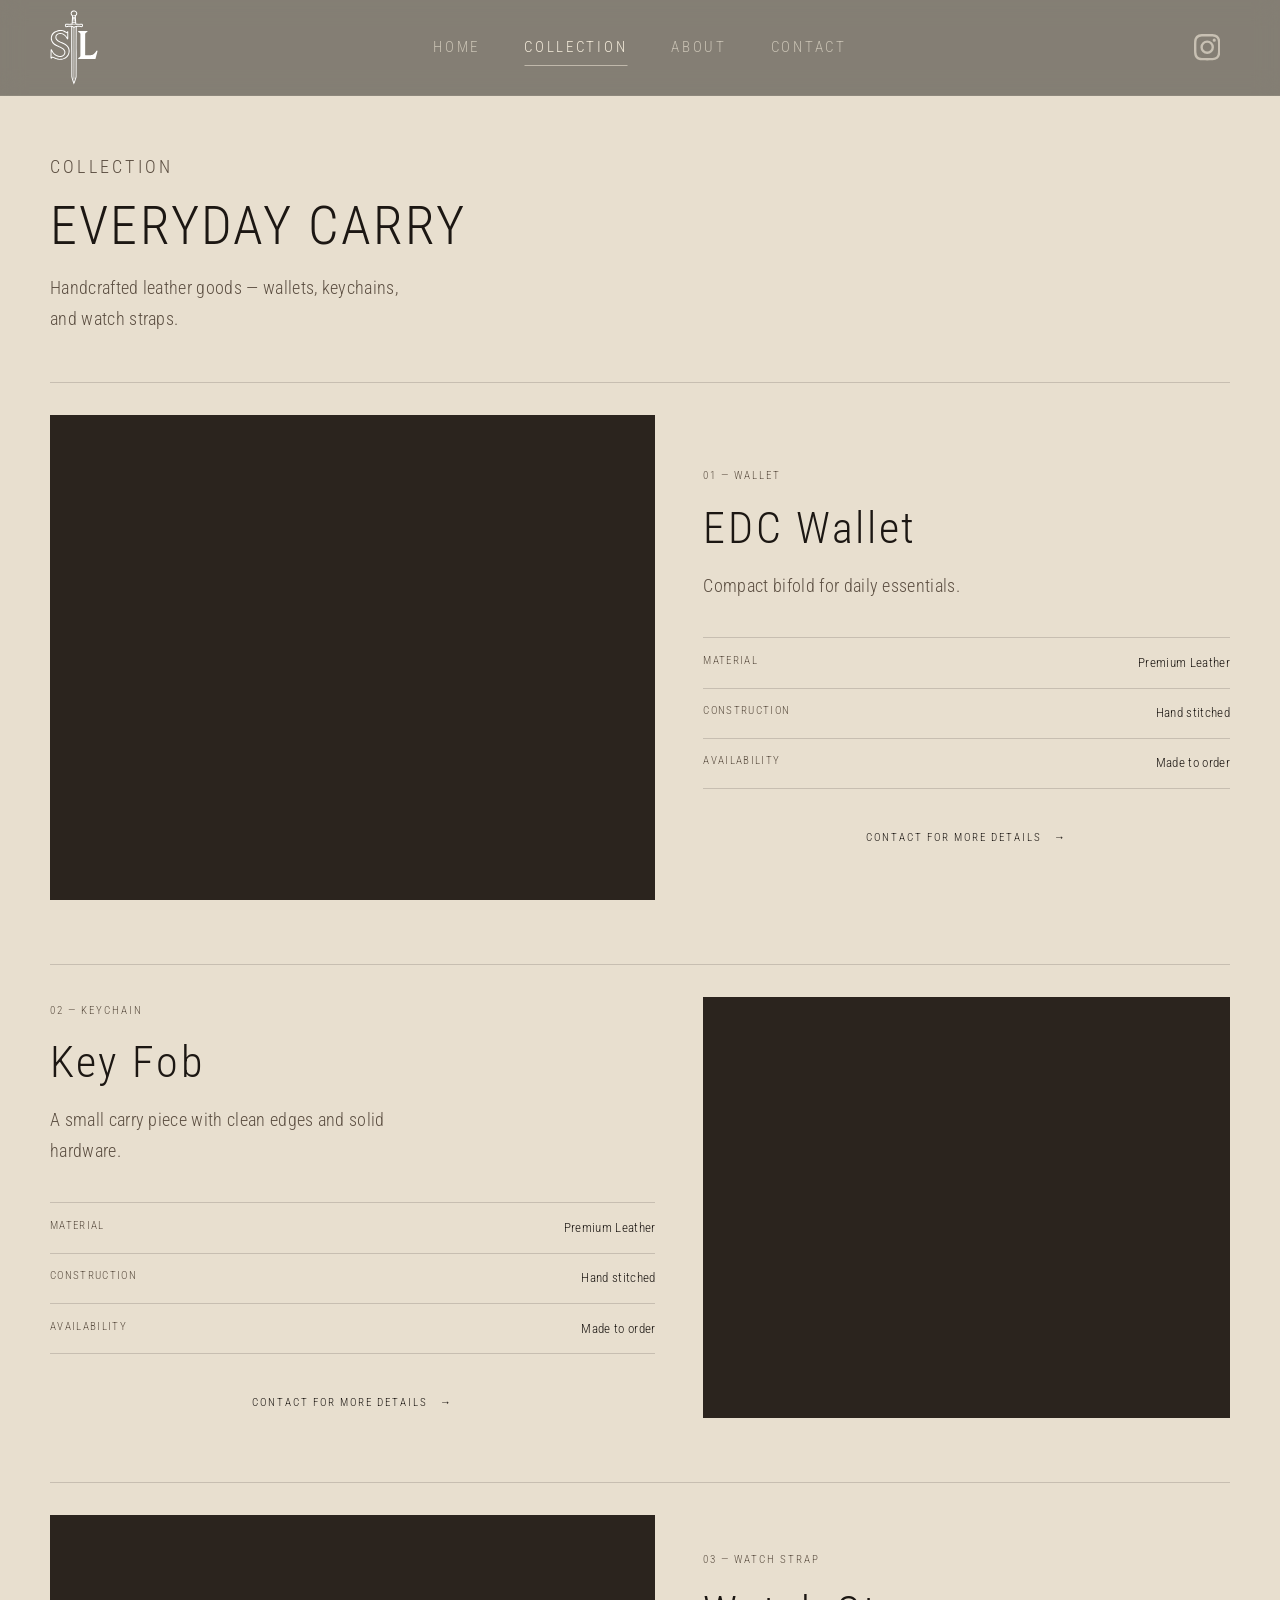
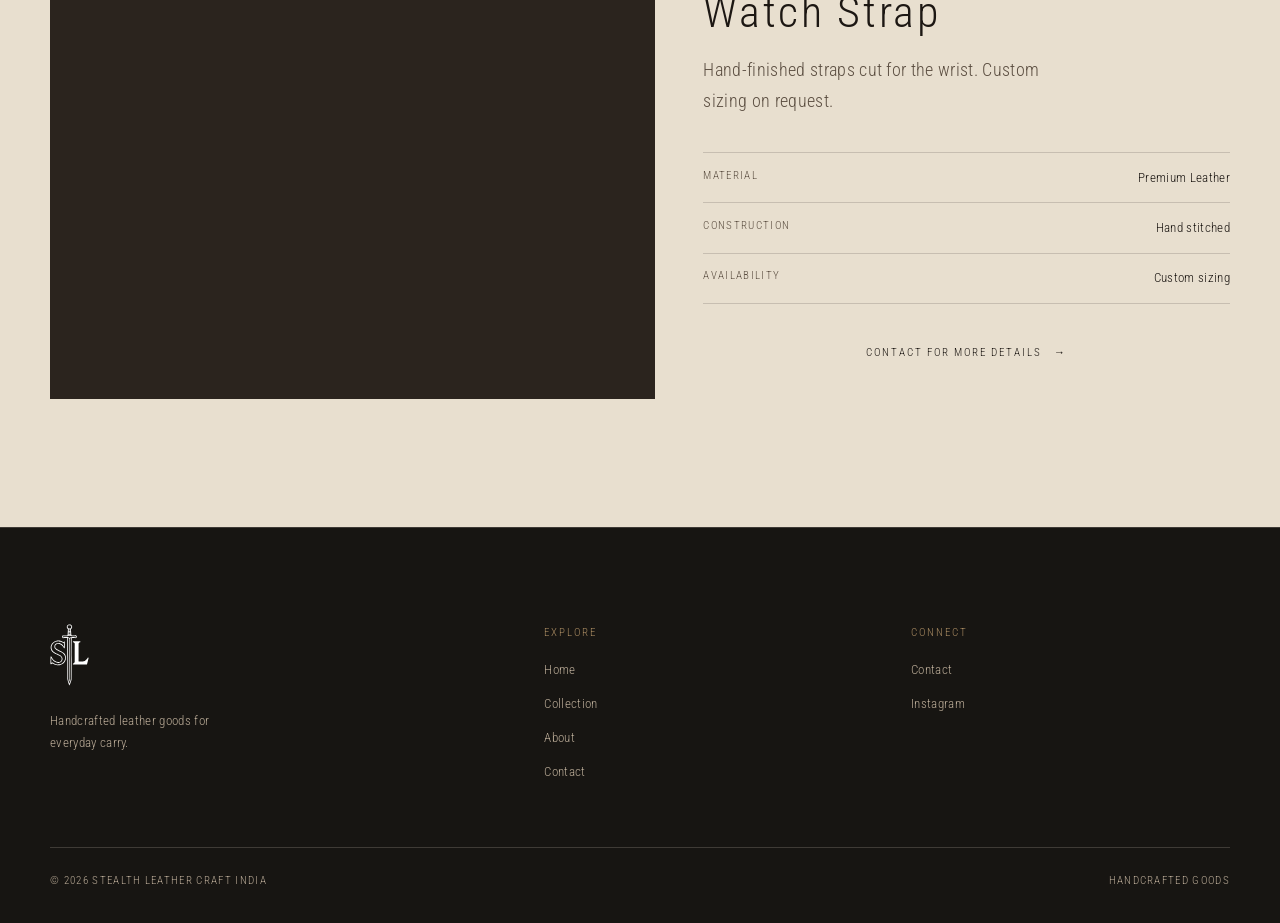
<file: pages/collection.html>
<!DOCTYPE html>
<html lang="en">
<head>
  <meta charset="UTF-8">
  <meta name="viewport" content="width=device-width, initial-scale=1.0">
  <title>Stealth Leather Craft</title>
  <meta name="description" content="Browse handcrafted wallets, keychains, and watch straps from Stealth Leather Craft India.">
  <link rel="canonical" href="https://stealthleathercrafts.in/pages/collection.html">
  <meta property="og:title" content="Stealth Leather Craft">
  <meta property="og:image" content="../assets/images/brand/sl-logo.png">
  <link rel="icon" href="../assets/images/brand/favicon.png" type="image/png">
  <link rel="preconnect" href="https://fonts.googleapis.com">
  <link rel="preconnect" href="https://fonts.gstatic.com" crossorigin>
  <link href="https://fonts.googleapis.com/css2?family=Roboto+Condensed:wght@100..700&display=swap" rel="stylesheet">
  <link rel="stylesheet" href="../assets/css/main.css">
  <script>window.SLC_PATH_PREFIX = "../";</script>
</head>
<body>
  <header class="site-header is-scrolled">
    <div class="site-header__inner">
      <a href="../index.html" class="brand-lockup" aria-label="Stealth Leather Craft India home">
        <img class="logo-mark__img logo-mark--nav-img" src="../assets/images/brand/sl-logo-light.svg" alt="Stealth Leather Craft India" width="398" height="652">
      </a>
      <nav class="site-nav" aria-label="Primary">
        <a href="../index.html">Home</a>
        <a class="is-active" href="collection.html">Collection</a>
        <a href="about.html">About</a>
        <a href="contact.html">Contact</a>
      </nav>
      <div class="header-actions">
        <a class="nav-social" href="https://www.instagram.com/stealthleathercrafts/" target="_blank" rel="noopener noreferrer" aria-label="Instagram">
          <svg viewBox="0 0 24 24" width="18" height="18" aria-hidden="true" focusable="false">
            <path fill="currentColor" d="M12 2.163c3.204 0 3.584.012 4.85.07 3.252.148 4.771 1.691 4.919 4.919.058 1.265.069 1.645.069 4.849 0 3.205-.012 3.584-.069 4.849-.149 3.225-1.664 4.771-4.919 4.919-1.266.058-1.644.07-4.85.07-3.204 0-3.584-.012-4.849-.07-3.26-.149-4.771-1.699-4.919-4.92-.058-1.265-.07-1.644-.07-4.849 0-3.204.013-3.583.07-4.849.149-3.227 1.664-4.771 4.919-4.919 1.266-.057 1.645-.069 4.849-.069zM12 0C8.741 0 8.333.014 7.053.072 2.695.272.273 2.69.073 7.052.014 8.333 0 8.741 0 12c0 3.259.014 3.668.072 4.948.2 4.358 2.618 6.78 6.98 6.98C8.333 23.986 8.741 24 12 24c3.259 0 3.668-.014 4.948-.072 4.354-.2 6.782-2.618 6.979-6.98.059-1.28.073-1.689.073-4.948 0-3.259-.014-3.667-.072-4.947-.196-4.354-2.617-6.78-6.979-6.98C15.668.014 15.259 0 12 0zm0 5.838a6.162 6.162 0 100 12.324 6.162 6.162 0 000-12.324zM12 16a4 4 0 110-8 4 4 0 010 8zm6.406-11.845a1.44 1.44 0 100 2.881 1.44 1.44 0 000-2.881z"/>
          </svg>
        </a>
        <button class="nav-toggle" type="button" aria-label="Open menu" aria-expanded="false"><span></span></button>
      </div>
    </div>
  </header>
  <div class="mobile-nav">
    <nav class="mobile-nav__list">
      <a href="../index.html">Home</a>
      <a href="collection.html">Collection</a>
      <a href="about.html">About</a>
      <a href="contact.html">Contact</a>
    </nav>
  </div>

  <main>
    <section class="page-hero surface-paper">
      <div class="container">
        <p class="label page-hero__label">Collection</p>
        <h1>Everyday carry</h1>
        <p>Handcrafted leather goods — wallets, keychains, and watch straps.</p>
      </div>
    </section>

    <section class="section surface-paper" style="padding-top:0;">
      <div class="container product-list">
        <article class="product-row" id="edc">
          <div class="product-row__media media" data-img="../assets/images/products/edc-wallet-01.jpg" data-alt="EDC Wallet" data-caption="EDC Wallet" data-paper></div>
          <div class="product-row__body">
            <p class="label">01 — Wallet</p>
            <h2 class="heading-product">EDC Wallet</h2>
            <p class="body-lg">Compact bifold for daily essentials.</p>
            <ul class="simple-specs">
              <li><span>Material</span><span>Premium Leather</span></li>
              <li><span>Construction</span><span>Hand stitched</span></li>
              <li><span>Availability</span><span>Made to order</span></li>
            </ul>
            <a class="btn btn--text" href="contact.html">Contact for more details</a>
          </div>
        </article>

        <article class="product-row product-row--reverse" id="keychains">
          <div class="product-row__media media" data-img="../assets/images/products/key-fob-01.jpg" data-alt="Key Fob" data-caption="Key Fob" data-paper></div>
          <div class="product-row__body">
            <p class="label">02 — Keychain</p>
            <h2 class="heading-product">Key Fob</h2>
            <p class="body-lg">A small carry piece with clean edges and solid hardware.</p>
            <ul class="simple-specs">
              <li><span>Material</span><span>Premium Leather</span></li>
              <li><span>Construction</span><span>Hand stitched</span></li>
              <li><span>Availability</span><span>Made to order</span></li>
            </ul>
            <a class="btn btn--text" href="contact.html">Contact for more details</a>
          </div>
        </article>

        <article class="product-row" id="watch-straps">
          <div class="product-row__media media" data-img="../assets/images/products/watch-strap-01.jpg" data-alt="Watch Strap" data-caption="Watch Strap" data-paper></div>
          <div class="product-row__body">
            <p class="label">03 — Watch Strap</p>
            <h2 class="heading-product">Watch Strap</h2>
            <p class="body-lg">Hand-finished straps cut for the wrist. Custom sizing on request.</p>
            <ul class="simple-specs">
              <li><span>Material</span><span>Premium Leather</span></li>
              <li><span>Construction</span><span>Hand stitched</span></li>
              <li><span>Availability</span><span>Custom sizing</span></li>
            </ul>
            <a class="btn btn--text" href="contact.html">Contact for more details</a>
          </div>
        </article>
      </div>
    </section>
  </main>

  <footer class="site-footer">
    <div class="container site-footer__grid">
      <div class="site-footer__brand">
        <a href="../index.html" class="logo-mark logo-mark--footer">
          <img class="logo-mark__img" src="../assets/images/brand/sl-logo-light.svg" alt="Stealth Leather Craft India" width="120" height="160">
        </a>
        <p>Handcrafted leather goods for everyday carry.</p>
      </div>
      <div>
        <h3>Explore</h3>
        <nav class="site-footer__links">
          <a href="../index.html">Home</a>
          <a href="collection.html">Collection</a>
          <a href="about.html">About</a>
          <a href="contact.html">Contact</a>
        </nav>
      </div>
      <div>
        <h3>Connect</h3>
        <nav class="site-footer__links">
          <a href="contact.html">Contact</a>
          <a href="https://www.instagram.com/stealthleathercrafts/" target="_blank" rel="noopener noreferrer">Instagram</a>
        </nav>
      </div>
    </div>
    <div class="container site-footer__bottom">
      <span>© <span data-year></span> Stealth Leather Craft India</span>
      <span>Handcrafted goods</span>
    </div>
  </footer>
  <script src="../assets/js/main.js"></script>
</body>
</html>
</file>
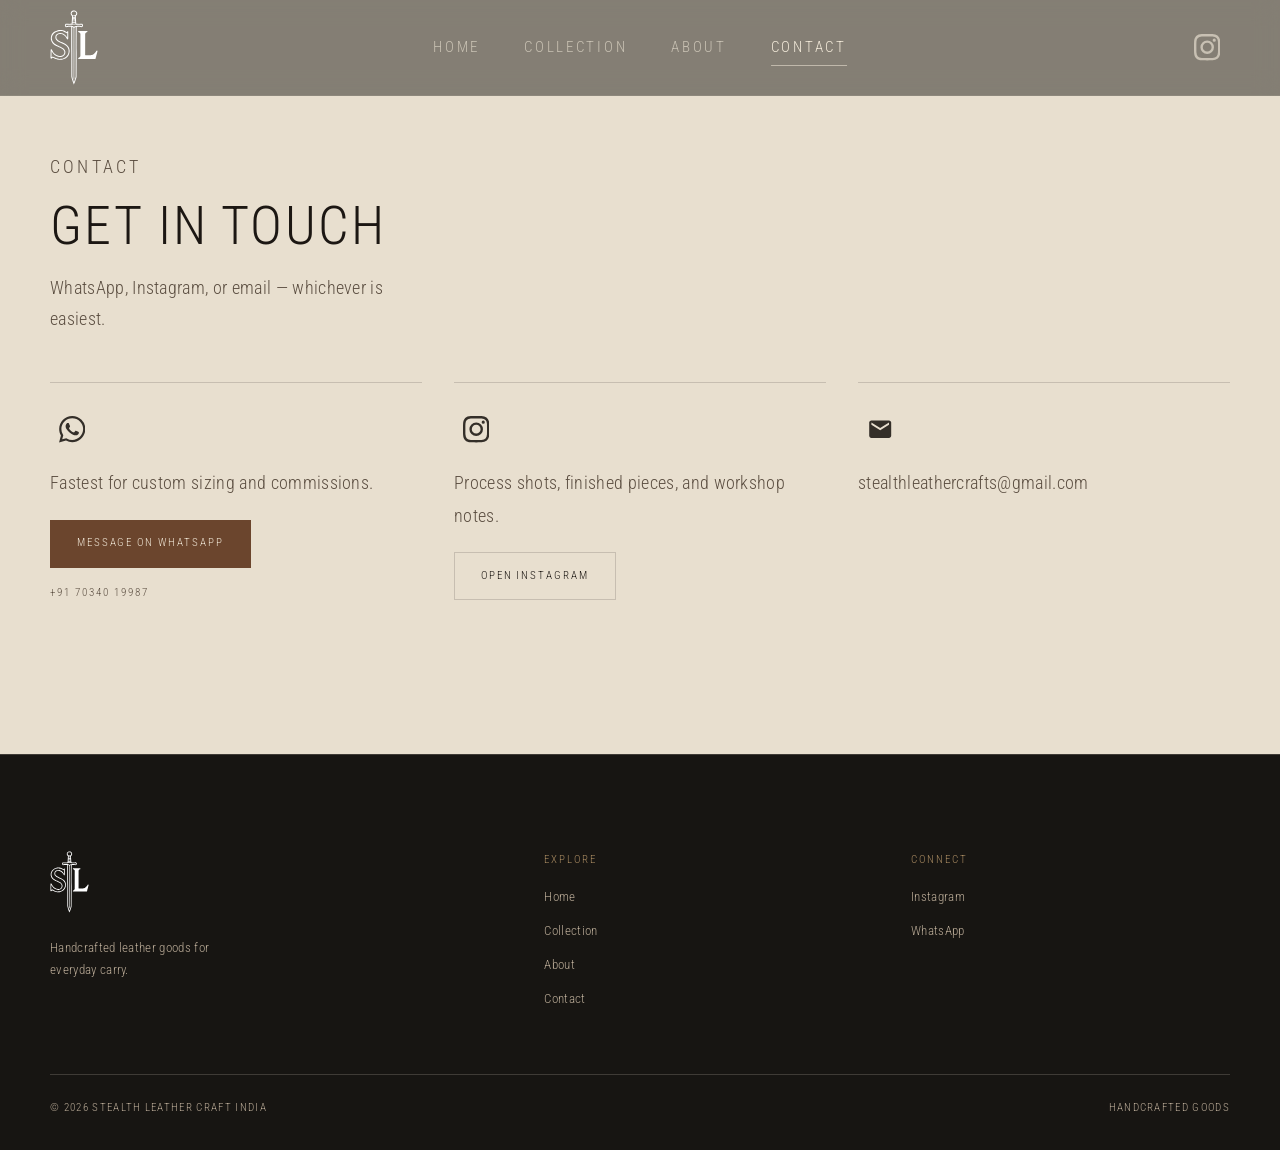
<file: pages/contact.html>
<!DOCTYPE html>
<html lang="en">
<head>
  <meta charset="UTF-8">
  <meta name="viewport" content="width=device-width, initial-scale=1.0">
  <title>Stealth Leather Craft</title>
  <meta name="description" content="Reach Stealth Leather Craft India on WhatsApp, Instagram, or email.">
  <link rel="canonical" href="https://stealthleathercrafts.in/pages/contact.html">
  <meta property="og:title" content="Stealth Leather Craft">
  <meta property="og:description" content="WhatsApp, Instagram, or email.">
  <meta property="og:image" content="../assets/images/brand/sl-logo.png">
  <link rel="icon" href="../assets/images/brand/favicon.png" type="image/png">
  <link rel="preconnect" href="https://fonts.googleapis.com">
  <link rel="preconnect" href="https://fonts.gstatic.com" crossorigin>
  <link href="https://fonts.googleapis.com/css2?family=Roboto+Condensed:wght@100..700&display=swap" rel="stylesheet">
  <link rel="stylesheet" href="../assets/css/main.css">
  <script>window.SLC_PATH_PREFIX = "../";</script>
</head>
<body>
  <header class="site-header is-scrolled">
    <div class="site-header__inner">
      <a href="../index.html" class="brand-lockup" aria-label="Stealth Leather Craft India home">
        <img class="logo-mark__img logo-mark--nav-img" src="../assets/images/brand/sl-logo-light.svg" alt="Stealth Leather Craft India" width="398" height="652">
      </a>
      <nav class="site-nav" aria-label="Primary">
        <a href="../index.html">Home</a>
        <a href="collection.html">Collection</a>
        <a href="about.html">About</a>
        <a href="contact.html" class="is-active">Contact</a>
      </nav>
      <div class="header-actions">
        <a class="nav-social" href="https://www.instagram.com/stealthleathercrafts/" target="_blank" rel="noopener noreferrer" aria-label="Instagram">
          <svg viewBox="0 0 24 24" width="18" height="18" aria-hidden="true" focusable="false">
            <path fill="currentColor" d="M12 2.163c3.204 0 3.584.012 4.85.07 3.252.148 4.771 1.691 4.919 4.919.058 1.265.069 1.645.069 4.849 0 3.205-.012 3.584-.069 4.849-.149 3.225-1.664 4.771-4.919 4.919-1.266.058-1.644.07-4.85.07-3.204 0-3.584-.012-4.849-.07-3.26-.149-4.771-1.699-4.919-4.92-.058-1.265-.07-1.644-.07-4.849 0-3.204.013-3.583.07-4.849.149-3.227 1.664-4.771 4.919-4.919 1.266-.057 1.645-.069 4.849-.069zM12 0C8.741 0 8.333.014 7.053.072 2.695.272.273 2.69.073 7.052.014 8.333 0 8.741 0 12c0 3.259.014 3.668.072 4.948.2 4.358 2.618 6.78 6.98 6.98C8.333 23.986 8.741 24 12 24c3.259 0 3.668-.014 4.948-.072 4.354-.2 6.782-2.618 6.979-6.98.059-1.28.073-1.689.073-4.948 0-3.259-.014-3.667-.072-4.947-.196-4.354-2.617-6.78-6.979-6.98C15.668.014 15.259 0 12 0zm0 5.838a6.162 6.162 0 100 12.324 6.162 6.162 0 000-12.324zM12 16a4 4 0 110-8 4 4 0 010 8zm6.406-11.845a1.44 1.44 0 100 2.881 1.44 1.44 0 000-2.881z"/>
          </svg>
        </a>
        <button class="nav-toggle" type="button" aria-label="Open menu" aria-expanded="false"><span></span></button>
      </div>
    </div>
  </header>
  <div class="mobile-nav">
    <nav class="mobile-nav__list">
      <a href="../index.html">Home</a>
      <a href="collection.html">Collection</a>
      <a href="about.html">About</a>
      <a href="contact.html">Contact</a>
    </nav>
  </div>

  <main>
    <section class="page-hero surface-paper">
      <div class="container">
        <p class="label page-hero__label">Contact</p>
        <h1>Get in touch</h1>
        <p>WhatsApp, Instagram, or email — whichever is easiest.</p>
      </div>
    </section>

    <section class="section surface-paper" style="padding-top: 0;">
      <div class="container contact-grid contact-grid--simple">
        <article class="contact-card">
          <a class="contact-card__icon" href="https://wa.me/917034019987" target="_blank" rel="noopener noreferrer" aria-label="WhatsApp">
            <svg viewBox="0 0 24 24" width="28" height="28" aria-hidden="true" focusable="false">
              <path fill="currentColor" d="M17.472 14.382c-.297-.149-1.758-.867-2.03-.967-.273-.099-.471-.148-.67.15-.197.297-.767.966-.94 1.164-.173.199-.347.223-.644.075-.297-.15-1.255-.463-2.39-1.475-.883-.788-1.48-1.761-1.653-2.059-.173-.297-.018-.458.13-.606.134-.133.298-.347.446-.52.149-.174.198-.298.298-.497.099-.198.05-.371-.025-.52-.075-.149-.669-1.612-.916-2.207-.242-.579-.487-.5-.669-.51-.173-.008-.371-.01-.57-.01-.198 0-.52.074-.792.372-.272.297-1.04 1.016-1.04 2.479 0 1.462 1.065 2.875 1.213 3.074.149.198 2.096 3.2 5.077 4.487.709.306 1.262.489 1.694.625.712.227 1.36.195 1.871.118.571-.085 1.758-.719 2.006-1.413.248-.694.248-1.289.173-1.413-.074-.124-.272-.198-.57-.347m-5.421 7.403h-.004a9.87 9.87 0 01-5.031-1.378l-.361-.214-3.741.982.998-3.648-.235-.374a9.86 9.86 0 01-1.51-5.26c.001-5.45 4.436-9.884 9.888-9.884 2.64 0 5.122 1.03 6.988 2.898a9.825 9.825 0 012.893 6.994c-.003 5.45-4.435 9.884-9.885 9.884m8.413-18.297A11.815 11.815 0 0012.05 0C5.495 0 .16 5.335.157 11.892c0 2.096.547 4.142 1.588 5.945L.057 24l6.305-1.654a11.882 11.882 0 005.683 1.448h.005c6.554 0 11.89-5.335 11.893-11.893a11.821 11.821 0 00-3.48-8.413z"/>
            </svg>
          </a>
          <p class="body-editorial">Fastest for custom sizing and commissions.</p>
          <a class="btn btn--solid" href="https://wa.me/917034019987" target="_blank" rel="noopener noreferrer" style="margin-top: 1.25rem;">Message on WhatsApp</a>
          <p class="label" style="margin-top: 1rem;">+91 70340 19987</p>
        </article>
        <article class="contact-card">
          <a class="contact-card__icon" href="https://www.instagram.com/stealthleathercrafts/" target="_blank" rel="noopener noreferrer" aria-label="Instagram">
            <svg viewBox="0 0 24 24" width="28" height="28" aria-hidden="true" focusable="false">
              <path fill="currentColor" d="M12 2.163c3.204 0 3.584.012 4.85.07 3.252.148 4.771 1.691 4.919 4.919.058 1.265.069 1.645.069 4.849 0 3.205-.012 3.584-.069 4.849-.149 3.225-1.664 4.771-4.919 4.919-1.266.058-1.644.07-4.85.07-3.204 0-3.584-.012-4.849-.07-3.26-.149-4.771-1.699-4.919-4.92-.058-1.265-.07-1.644-.07-4.849 0-3.204.013-3.583.07-4.849.149-3.227 1.664-4.771 4.919-4.919 1.266-.057 1.645-.069 4.849-.069zM12 0C8.741 0 8.333.014 7.053.072 2.695.272.273 2.69.073 7.052.014 8.333 0 8.741 0 12c0 3.259.014 3.668.072 4.948.2 4.358 2.618 6.78 6.98 6.98C8.333 23.986 8.741 24 12 24c3.259 0 3.668-.014 4.948-.072 4.354-.2 6.782-2.618 6.979-6.98.059-1.28.073-1.689.073-4.948 0-3.259-.014-3.667-.072-4.947-.196-4.354-2.617-6.78-6.979-6.98C15.668.014 15.259 0 12 0zm0 5.838a6.162 6.162 0 100 12.324 6.162 6.162 0 000-12.324zM12 16a4 4 0 110-8 4 4 0 010 8zm6.406-11.845a1.44 1.44 0 100 2.881 1.44 1.44 0 000-2.881z"/>
            </svg>
          </a>
          <p class="body-editorial">Process shots, finished pieces, and workshop notes.</p>
          <a class="btn btn--ghost" href="https://www.instagram.com/stealthleathercrafts/" target="_blank" rel="noopener noreferrer" style="margin-top: 1.25rem;">Open Instagram</a>
        </article>
        <article class="contact-card">
          <a class="contact-card__icon" href="mailto:stealthleathercrafts@gmail.com" aria-label="Email">
            <svg viewBox="0 0 24 24" width="28" height="28" aria-hidden="true" focusable="false">
              <path fill="currentColor" d="M20 4H4c-1.1 0-2 .9-2 2v12c0 1.1.9 2 2 2h16c1.1 0 2-.9 2-2V6c0-1.1-.9-2-2-2zm0 4-8 5L4 8V6l8 5 8-5v2z"/>
            </svg>
          </a>
          <p class="body-editorial">stealthleathercrafts@gmail.com</p>
        </article>
      </div>
    </section>
  </main>

  <footer class="site-footer">
    <div class="container site-footer__grid">
      <div class="site-footer__brand">
        <a href="../index.html" class="logo-mark logo-mark--footer" aria-label="Stealth Leather Craft India"><img class="logo-mark__img" src="../assets/images/brand/sl-logo-light.svg" alt="Stealth Leather Craft India" width="120" height="160"></a>
        <p>Handcrafted leather goods for everyday carry.</p>
      </div>
      <div>
        <h3>Explore</h3>
        <nav class="site-footer__links">
          <a href="../index.html">Home</a>
          <a href="collection.html">Collection</a>
          <a href="about.html">About</a>
          <a href="contact.html">Contact</a>
        </nav>
      </div>
      <div>
        <h3>Connect</h3>
        <nav class="site-footer__links">
          <a href="https://www.instagram.com/stealthleathercrafts/" target="_blank" rel="noopener noreferrer">Instagram</a>
          <a href="https://wa.me/917034019987" target="_blank" rel="noopener noreferrer">WhatsApp</a>
        </nav>
      </div>
    </div>
    <div class="container site-footer__bottom">
      <span>© <span data-year></span> Stealth Leather Craft India</span>
      <span>Handcrafted goods</span>
    </div>
  </footer>
  <script src="../assets/js/main.js"></script>
</body>
</html>
</file>
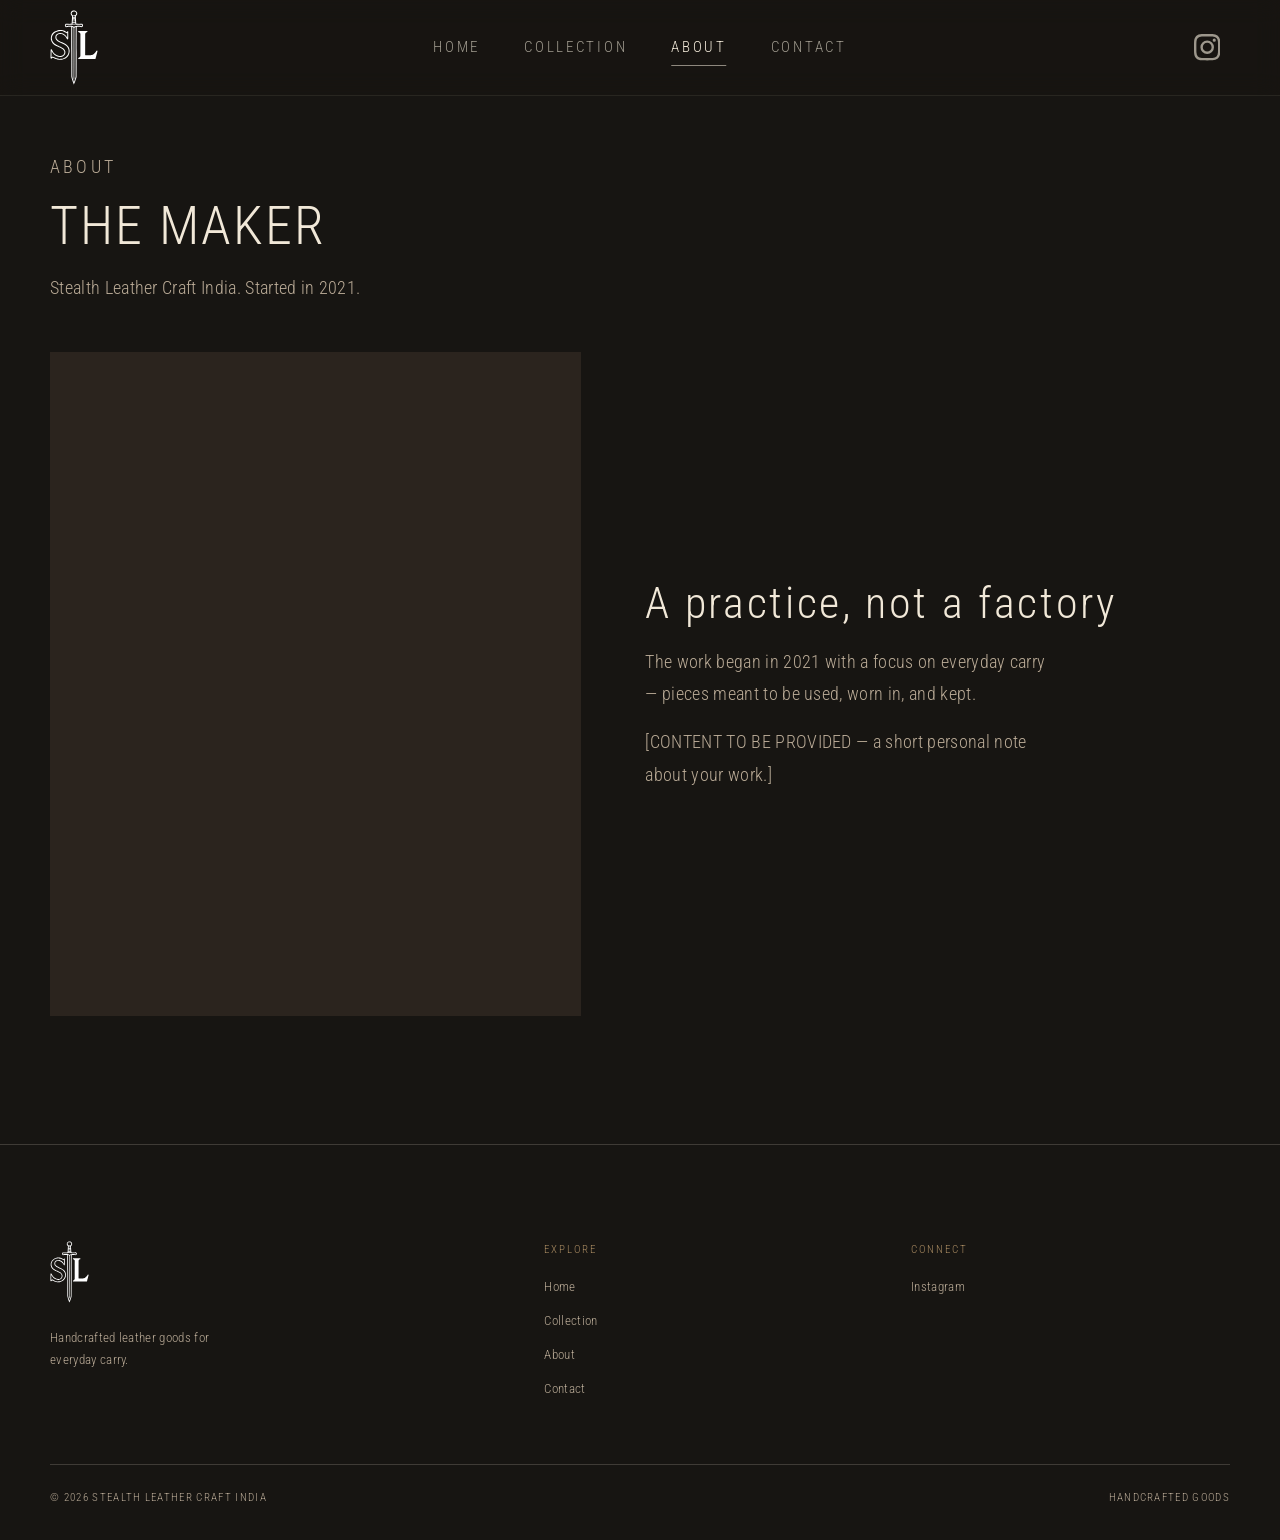
<file: MySiteStealth/pages/about.html>
<!DOCTYPE html>
<html lang="en">
<head>
  <meta charset="UTF-8">
  <meta name="viewport" content="width=device-width, initial-scale=1.0">
  <title>About — Stealth Leather Craft India</title>
  <meta name="description" content="The maker behind Stealth Leather Craft India. Started in 2021.">
  <link rel="canonical" href="https://YOUR-USERNAME.github.io/MySiteStealth/pages/about.html">
  <meta property="og:title" content="About — Stealth Leather Craft India">
  <meta property="og:image" content="../assets/images/brand/sl-logo.png">
  <link rel="icon" href="../assets/images/brand/favicon.png" type="image/png">
  <link rel="preconnect" href="https://fonts.googleapis.com">
  <link rel="preconnect" href="https://fonts.gstatic.com" crossorigin>
  <link href="https://fonts.googleapis.com/css2?family=Roboto+Condensed:wght@100..700&display=swap" rel="stylesheet">
  <link rel="stylesheet" href="../assets/css/main.css">
  <script>window.SLC_PATH_PREFIX = "../";</script>
</head>
<body>
  <header class="site-header is-scrolled">
    <div class="site-header__inner">
      <a href="../index.html" class="brand-lockup" aria-label="Stealth Leather Craft India home">
        <img class="logo-mark__img logo-mark--nav-img" src="../assets/images/brand/sl-logo-light.svg" alt="Stealth Leather Craft India" width="398" height="652">
      </a>
      <nav class="site-nav" aria-label="Primary">
        <a href="../index.html">Home</a>
        <a href="collection.html">Collection</a>
        <a class="is-active" href="about.html">About</a>
        <a href="contact.html">Contact</a>
      </nav>
      <div class="header-actions">
        <a class="nav-social" href="https://instagram.com/" target="_blank" rel="noopener noreferrer" aria-label="Instagram">
          <svg viewBox="0 0 24 24" width="18" height="18" aria-hidden="true" focusable="false">
            <path fill="currentColor" d="M12 2.163c3.204 0 3.584.012 4.85.07 3.252.148 4.771 1.691 4.919 4.919.058 1.265.069 1.645.069 4.849 0 3.205-.012 3.584-.069 4.849-.149 3.225-1.664 4.771-4.919 4.919-1.266.058-1.644.07-4.85.07-3.204 0-3.584-.012-4.849-.07-3.26-.149-4.771-1.699-4.919-4.92-.058-1.265-.07-1.644-.07-4.849 0-3.204.013-3.583.07-4.849.149-3.227 1.664-4.771 4.919-4.919 1.266-.057 1.645-.069 4.849-.069zM12 0C8.741 0 8.333.014 7.053.072 2.695.272.273 2.69.073 7.052.014 8.333 0 8.741 0 12c0 3.259.014 3.668.072 4.948.2 4.358 2.618 6.78 6.98 6.98C8.333 23.986 8.741 24 12 24c3.259 0 3.668-.014 4.948-.072 4.354-.2 6.782-2.618 6.979-6.98.059-1.28.073-1.689.073-4.948 0-3.259-.014-3.667-.072-4.947-.196-4.354-2.617-6.78-6.979-6.98C15.668.014 15.259 0 12 0zm0 5.838a6.162 6.162 0 100 12.324 6.162 6.162 0 000-12.324zM12 16a4 4 0 110-8 4 4 0 010 8zm6.406-11.845a1.44 1.44 0 100 2.881 1.44 1.44 0 000-2.881z"/>
          </svg>
        </a>
        <button class="nav-toggle" type="button" aria-label="Open menu" aria-expanded="false"><span></span></button>
      </div>
    </div>
  </header>
  <div class="mobile-nav">
    <nav class="mobile-nav__list">
      <a href="../index.html">Home</a>
      <a href="collection.html">Collection</a>
      <a href="about.html">About</a>
      <a href="contact.html">Contact</a>
    </nav>
  </div>

  <main>
    <section class="page-hero surface-dark">
      <div class="container">
        <p class="label page-hero__label">About</p>
        <h1>The Maker</h1>
        <p>Stealth Leather Craft India. Started in 2021.</p>
      </div>
    </section>

    <section class="section surface-dark" style="padding-top:0;">
      <div class="container about-simple">
        <div class="about-simple__media media" data-img="../assets/images/workshop/maker.jpg" data-alt="The maker" data-caption="Maker photo"></div>
        <div>
          <h2 class="heading-product">A practice, not a factory</h2>
          <p class="body-editorial" style="margin-top:1rem;">The work began in 2021 with a focus on everyday carry — pieces meant to be used, worn in, and kept.</p>
          <p class="body-editorial" style="margin-top:1rem;">[CONTENT TO BE PROVIDED — a short personal note about your work.]</p>
        </div>
      </div>
    </section>
  </main>

  <footer class="site-footer">
    <div class="container site-footer__grid">
      <div class="site-footer__brand">
        <a href="../index.html" class="logo-mark logo-mark--footer">
          <img class="logo-mark__img" src="../assets/images/brand/sl-logo-light.svg" alt="Stealth Leather Craft India" width="120" height="160">
        </a>
        <p>Handcrafted leather goods for everyday carry.</p>
      </div>
      <div>
        <h3>Explore</h3>
        <nav class="site-footer__links">
          <a href="../index.html">Home</a>
          <a href="collection.html">Collection</a>
          <a href="about.html">About</a>
          <a href="contact.html">Contact</a>
        </nav>
      </div>
      <div>
        <h3>Connect</h3>
        <nav class="site-footer__links">
          <a href="https://instagram.com/" target="_blank" rel="noopener noreferrer">Instagram</a>
        </nav>
      </div>
    </div>
    <div class="container site-footer__bottom">
      <span>© <span data-year></span> Stealth Leather Craft India</span>
      <span>Handcrafted goods</span>
    </div>
  </footer>
  <script src="../assets/js/main.js"></script>
</body>
</html>
</file>
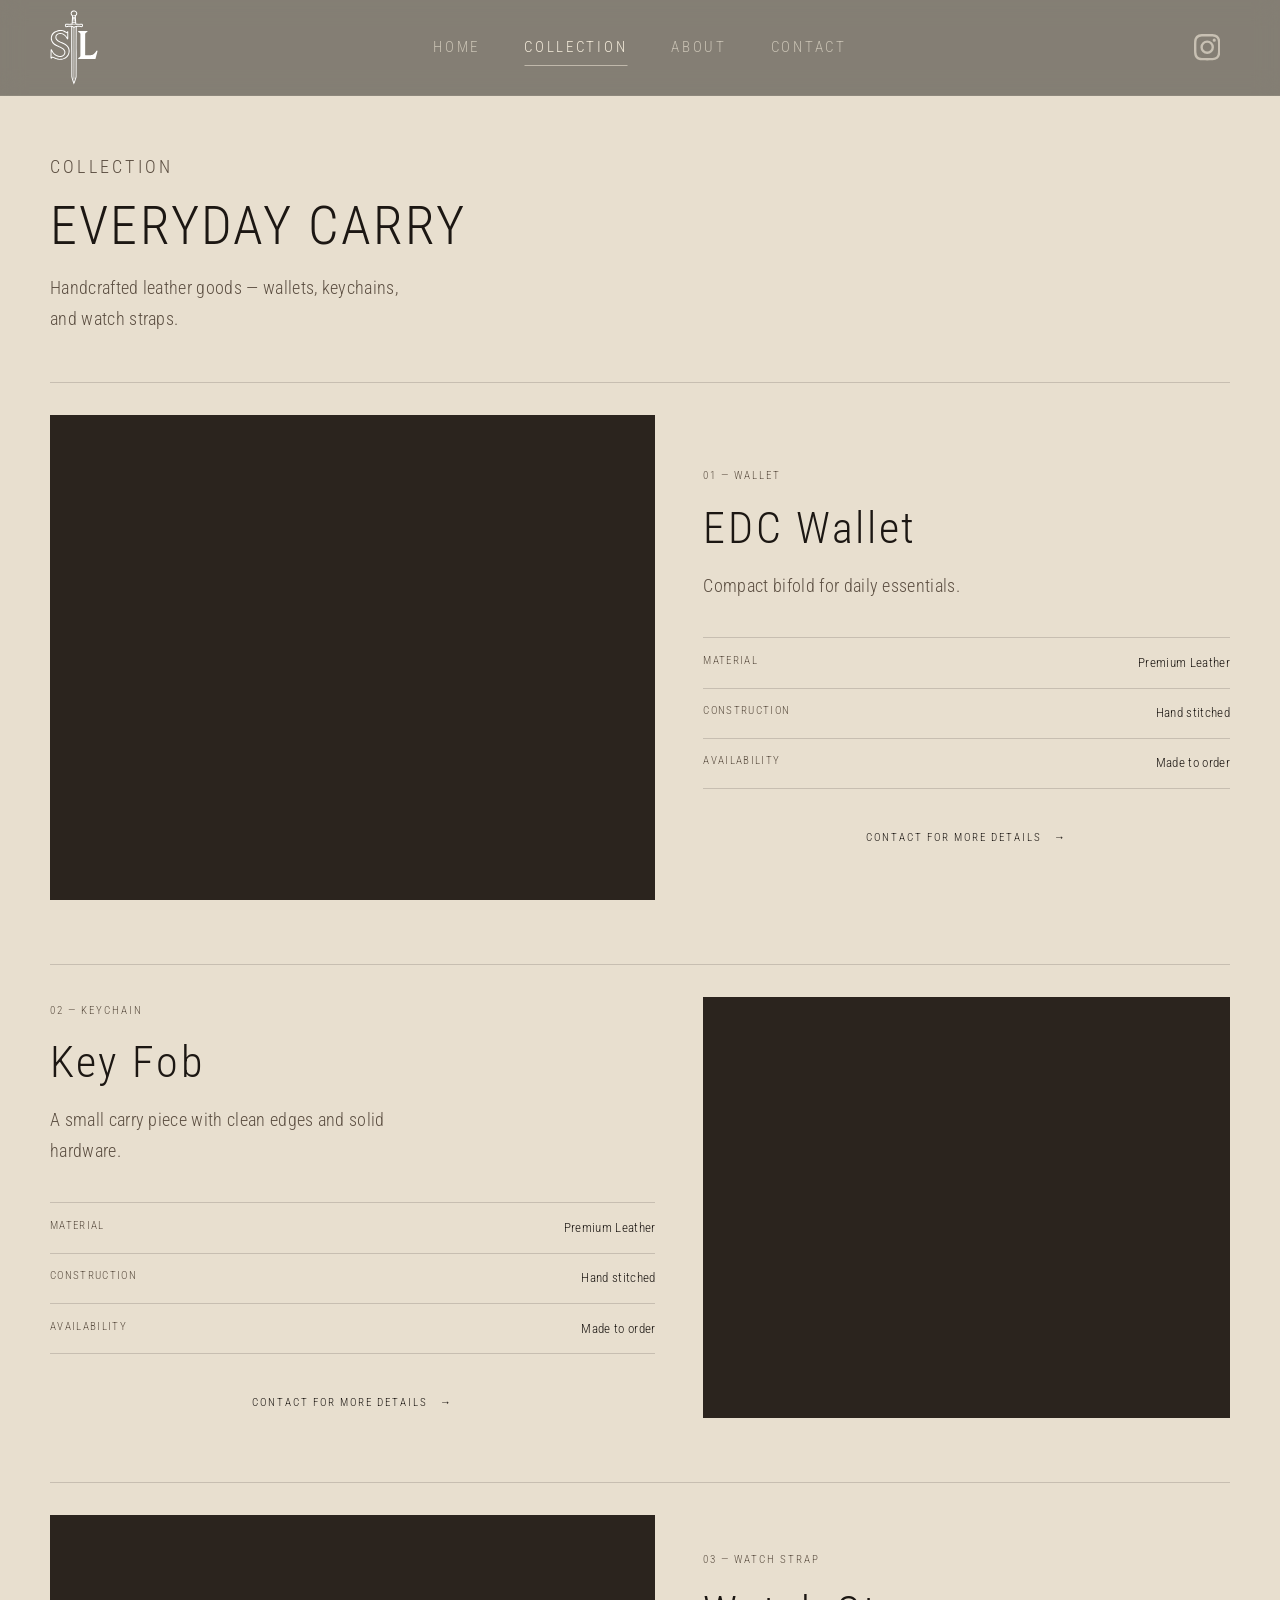
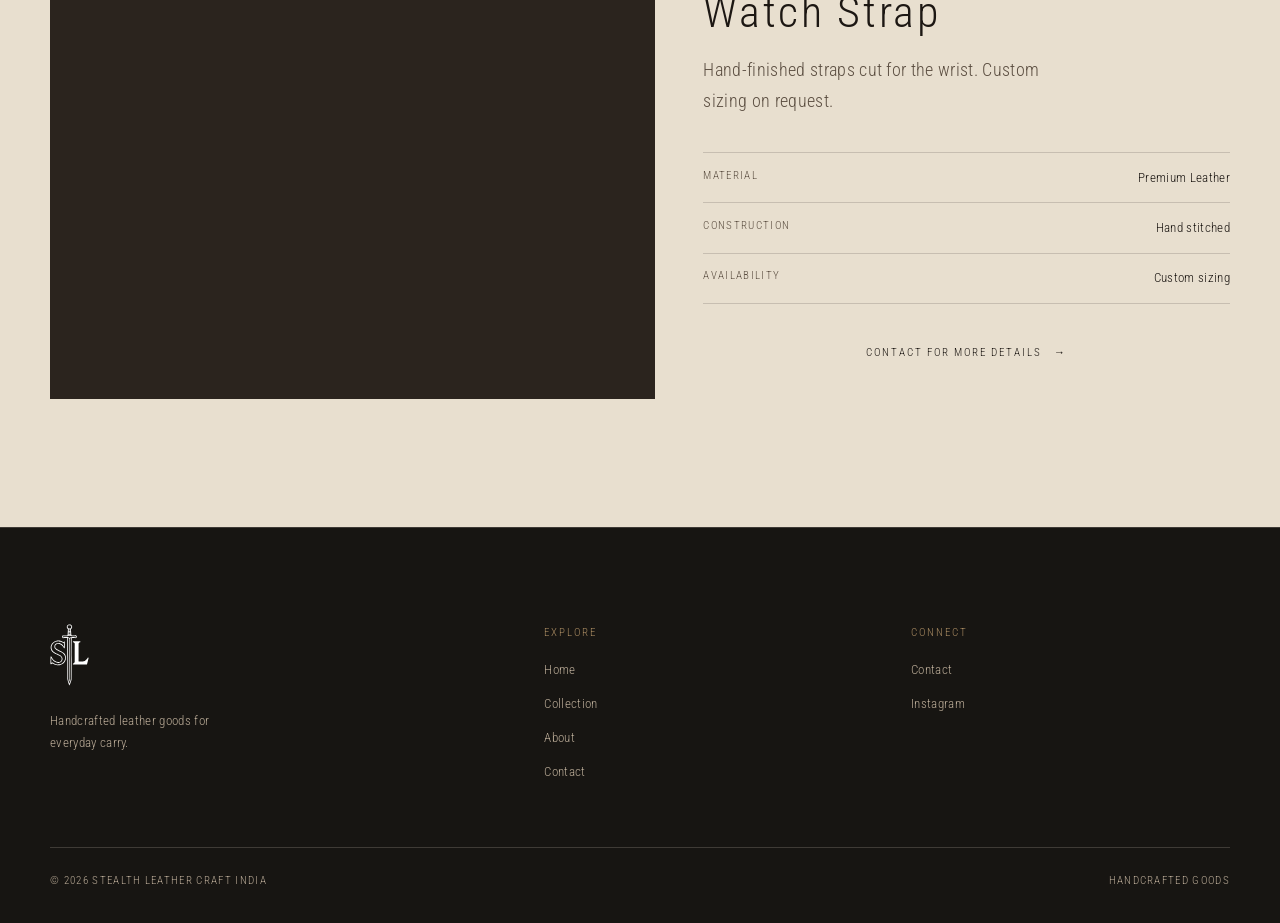
<file: MySiteStealth/pages/collection.html>
<!DOCTYPE html>
<html lang="en">
<head>
  <meta charset="UTF-8">
  <meta name="viewport" content="width=device-width, initial-scale=1.0">
  <title>Collection — Stealth Leather Craft India</title>
  <meta name="description" content="Browse handcrafted wallets, keychains, and watch straps from Stealth Leather Craft India.">
  <link rel="canonical" href="https://YOUR-USERNAME.github.io/MySiteStealth/pages/collection.html">
  <meta property="og:title" content="Collection — Stealth Leather Craft India">
  <meta property="og:image" content="../assets/images/brand/sl-logo.png">
  <link rel="icon" href="../assets/images/brand/favicon.png" type="image/png">
  <link rel="preconnect" href="https://fonts.googleapis.com">
  <link rel="preconnect" href="https://fonts.gstatic.com" crossorigin>
  <link href="https://fonts.googleapis.com/css2?family=Roboto+Condensed:wght@100..700&display=swap" rel="stylesheet">
  <link rel="stylesheet" href="../assets/css/main.css">
  <script>window.SLC_PATH_PREFIX = "../";</script>
</head>
<body>
  <header class="site-header is-scrolled">
    <div class="site-header__inner">
      <a href="../index.html" class="brand-lockup" aria-label="Stealth Leather Craft India home">
        <img class="logo-mark__img logo-mark--nav-img" src="../assets/images/brand/sl-logo-light.svg" alt="Stealth Leather Craft India" width="398" height="652">
      </a>
      <nav class="site-nav" aria-label="Primary">
        <a href="../index.html">Home</a>
        <a class="is-active" href="collection.html">Collection</a>
        <a href="about.html">About</a>
        <a href="contact.html">Contact</a>
      </nav>
      <div class="header-actions">
        <a class="nav-social" href="https://instagram.com/" target="_blank" rel="noopener noreferrer" aria-label="Instagram">
          <svg viewBox="0 0 24 24" width="18" height="18" aria-hidden="true" focusable="false">
            <path fill="currentColor" d="M12 2.163c3.204 0 3.584.012 4.85.07 3.252.148 4.771 1.691 4.919 4.919.058 1.265.069 1.645.069 4.849 0 3.205-.012 3.584-.069 4.849-.149 3.225-1.664 4.771-4.919 4.919-1.266.058-1.644.07-4.85.07-3.204 0-3.584-.012-4.849-.07-3.26-.149-4.771-1.699-4.919-4.92-.058-1.265-.07-1.644-.07-4.849 0-3.204.013-3.583.07-4.849.149-3.227 1.664-4.771 4.919-4.919 1.266-.057 1.645-.069 4.849-.069zM12 0C8.741 0 8.333.014 7.053.072 2.695.272.273 2.69.073 7.052.014 8.333 0 8.741 0 12c0 3.259.014 3.668.072 4.948.2 4.358 2.618 6.78 6.98 6.98C8.333 23.986 8.741 24 12 24c3.259 0 3.668-.014 4.948-.072 4.354-.2 6.782-2.618 6.979-6.98.059-1.28.073-1.689.073-4.948 0-3.259-.014-3.667-.072-4.947-.196-4.354-2.617-6.78-6.979-6.98C15.668.014 15.259 0 12 0zm0 5.838a6.162 6.162 0 100 12.324 6.162 6.162 0 000-12.324zM12 16a4 4 0 110-8 4 4 0 010 8zm6.406-11.845a1.44 1.44 0 100 2.881 1.44 1.44 0 000-2.881z"/>
          </svg>
        </a>
        <button class="nav-toggle" type="button" aria-label="Open menu" aria-expanded="false"><span></span></button>
      </div>
    </div>
  </header>
  <div class="mobile-nav">
    <nav class="mobile-nav__list">
      <a href="../index.html">Home</a>
      <a href="collection.html">Collection</a>
      <a href="about.html">About</a>
      <a href="contact.html">Contact</a>
    </nav>
  </div>

  <main>
    <section class="page-hero surface-paper">
      <div class="container">
        <p class="label page-hero__label">Collection</p>
        <h1>Everyday carry</h1>
        <p>Handcrafted leather goods — wallets, keychains, and watch straps.</p>
      </div>
    </section>

    <section class="section surface-paper" style="padding-top:0;">
      <div class="container product-list">
        <article class="product-row" id="edc">
          <div class="product-row__media media" data-img="../assets/images/products/edc-wallet-01.jpg" data-alt="EDC Wallet" data-caption="EDC Wallet" data-paper></div>
          <div class="product-row__body">
            <p class="label">01 — Wallet</p>
            <h2 class="heading-product">EDC Wallet</h2>
            <p class="body-lg">Compact bifold for daily essentials.</p>
            <ul class="simple-specs">
              <li><span>Material</span><span>Premium Leather</span></li>
              <li><span>Construction</span><span>Hand stitched</span></li>
              <li><span>Availability</span><span>Made to order</span></li>
            </ul>
            <a class="btn btn--text" href="contact.html">Contact for more details</a>
          </div>
        </article>

        <article class="product-row product-row--reverse" id="keychains">
          <div class="product-row__media media" data-img="../assets/images/products/key-fob-01.jpg" data-alt="Key Fob" data-caption="Key Fob" data-paper></div>
          <div class="product-row__body">
            <p class="label">02 — Keychain</p>
            <h2 class="heading-product">Key Fob</h2>
            <p class="body-lg">A small carry piece with clean edges and solid hardware.</p>
            <ul class="simple-specs">
              <li><span>Material</span><span>Premium Leather</span></li>
              <li><span>Construction</span><span>Hand stitched</span></li>
              <li><span>Availability</span><span>Made to order</span></li>
            </ul>
            <a class="btn btn--text" href="contact.html">Contact for more details</a>
          </div>
        </article>

        <article class="product-row" id="watch-straps">
          <div class="product-row__media media" data-img="../assets/images/products/watch-strap-01.jpg" data-alt="Watch Strap" data-caption="Watch Strap" data-paper></div>
          <div class="product-row__body">
            <p class="label">03 — Watch Strap</p>
            <h2 class="heading-product">Watch Strap</h2>
            <p class="body-lg">Hand-finished straps cut for the wrist. Custom sizing on request.</p>
            <ul class="simple-specs">
              <li><span>Material</span><span>Premium Leather</span></li>
              <li><span>Construction</span><span>Hand stitched</span></li>
              <li><span>Availability</span><span>Custom sizing</span></li>
            </ul>
            <a class="btn btn--text" href="contact.html">Contact for more details</a>
          </div>
        </article>
      </div>
    </section>
  </main>

  <footer class="site-footer">
    <div class="container site-footer__grid">
      <div class="site-footer__brand">
        <a href="../index.html" class="logo-mark logo-mark--footer">
          <img class="logo-mark__img" src="../assets/images/brand/sl-logo-light.svg" alt="Stealth Leather Craft India" width="120" height="160">
        </a>
        <p>Handcrafted leather goods for everyday carry.</p>
      </div>
      <div>
        <h3>Explore</h3>
        <nav class="site-footer__links">
          <a href="../index.html">Home</a>
          <a href="collection.html">Collection</a>
          <a href="about.html">About</a>
          <a href="contact.html">Contact</a>
        </nav>
      </div>
      <div>
        <h3>Connect</h3>
        <nav class="site-footer__links">
          <a href="contact.html">Contact</a>
          <a href="https://instagram.com/" target="_blank" rel="noopener noreferrer">Instagram</a>
        </nav>
      </div>
    </div>
    <div class="container site-footer__bottom">
      <span>© <span data-year></span> Stealth Leather Craft India</span>
      <span>Handcrafted goods</span>
    </div>
  </footer>
  <script src="../assets/js/main.js"></script>
</body>
</html>
</file>
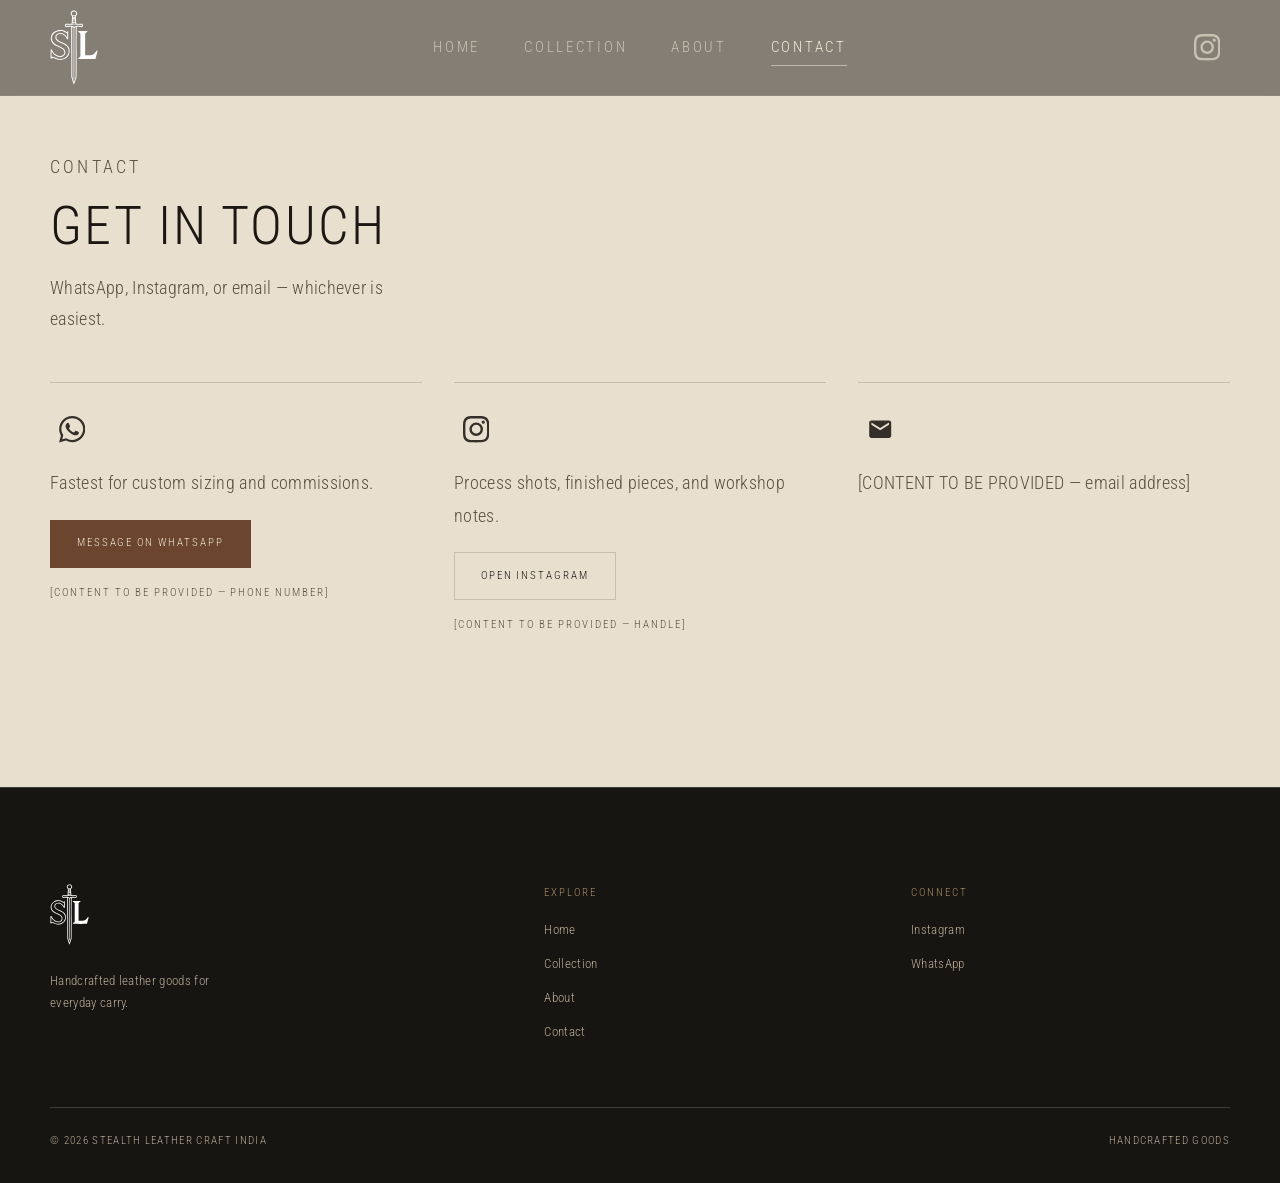
<file: MySiteStealth/pages/contact.html>
<!DOCTYPE html>
<html lang="en">
<head>
  <meta charset="UTF-8">
  <meta name="viewport" content="width=device-width, initial-scale=1.0">
  <title>Contact — Stealth Leather Craft India</title>
  <meta name="description" content="Reach Stealth Leather Craft India on WhatsApp, Instagram, or email.">
  <link rel="canonical" href="https://YOUR-USERNAME.github.io/MySiteStealth/pages/contact.html">
  <meta property="og:title" content="Contact — Stealth Leather Craft India">
  <meta property="og:description" content="WhatsApp, Instagram, or email.">
  <meta property="og:image" content="../assets/images/brand/sl-logo.png">
  <link rel="icon" href="../assets/images/brand/favicon.png" type="image/png">
  <link rel="preconnect" href="https://fonts.googleapis.com">
  <link rel="preconnect" href="https://fonts.gstatic.com" crossorigin>
  <link href="https://fonts.googleapis.com/css2?family=Roboto+Condensed:wght@100..700&display=swap" rel="stylesheet">
  <link rel="stylesheet" href="../assets/css/main.css">
  <script>window.SLC_PATH_PREFIX = "../";</script>
</head>
<body>
  <header class="site-header is-scrolled">
    <div class="site-header__inner">
      <a href="../index.html" class="brand-lockup" aria-label="Stealth Leather Craft India home">
        <img class="logo-mark__img logo-mark--nav-img" src="../assets/images/brand/sl-logo-light.svg" alt="Stealth Leather Craft India" width="398" height="652">
      </a>
      <nav class="site-nav" aria-label="Primary">
        <a href="../index.html">Home</a>
        <a href="collection.html">Collection</a>
        <a href="about.html">About</a>
        <a href="contact.html" class="is-active">Contact</a>
      </nav>
      <div class="header-actions">
        <a class="nav-social" href="https://instagram.com/" target="_blank" rel="noopener noreferrer" aria-label="Instagram">
          <svg viewBox="0 0 24 24" width="18" height="18" aria-hidden="true" focusable="false">
            <path fill="currentColor" d="M12 2.163c3.204 0 3.584.012 4.85.07 3.252.148 4.771 1.691 4.919 4.919.058 1.265.069 1.645.069 4.849 0 3.205-.012 3.584-.069 4.849-.149 3.225-1.664 4.771-4.919 4.919-1.266.058-1.644.07-4.85.07-3.204 0-3.584-.012-4.849-.07-3.26-.149-4.771-1.699-4.919-4.92-.058-1.265-.07-1.644-.07-4.849 0-3.204.013-3.583.07-4.849.149-3.227 1.664-4.771 4.919-4.919 1.266-.057 1.645-.069 4.849-.069zM12 0C8.741 0 8.333.014 7.053.072 2.695.272.273 2.69.073 7.052.014 8.333 0 8.741 0 12c0 3.259.014 3.668.072 4.948.2 4.358 2.618 6.78 6.98 6.98C8.333 23.986 8.741 24 12 24c3.259 0 3.668-.014 4.948-.072 4.354-.2 6.782-2.618 6.979-6.98.059-1.28.073-1.689.073-4.948 0-3.259-.014-3.667-.072-4.947-.196-4.354-2.617-6.78-6.979-6.98C15.668.014 15.259 0 12 0zm0 5.838a6.162 6.162 0 100 12.324 6.162 6.162 0 000-12.324zM12 16a4 4 0 110-8 4 4 0 010 8zm6.406-11.845a1.44 1.44 0 100 2.881 1.44 1.44 0 000-2.881z"/>
          </svg>
        </a>
        <button class="nav-toggle" type="button" aria-label="Open menu" aria-expanded="false"><span></span></button>
      </div>
    </div>
  </header>
  <div class="mobile-nav">
    <nav class="mobile-nav__list">
      <a href="../index.html">Home</a>
      <a href="collection.html">Collection</a>
      <a href="about.html">About</a>
      <a href="contact.html">Contact</a>
    </nav>
  </div>

  <main>
    <section class="page-hero surface-paper">
      <div class="container">
        <p class="label page-hero__label">Contact</p>
        <h1>Get in touch</h1>
        <p>WhatsApp, Instagram, or email — whichever is easiest.</p>
      </div>
    </section>

    <section class="section surface-paper" style="padding-top: 0;">
      <div class="container contact-grid contact-grid--simple">
        <article class="contact-card">
          <a class="contact-card__icon" href="https://wa.me/" target="_blank" rel="noopener noreferrer" aria-label="WhatsApp">
            <svg viewBox="0 0 24 24" width="28" height="28" aria-hidden="true" focusable="false">
              <path fill="currentColor" d="M17.472 14.382c-.297-.149-1.758-.867-2.03-.967-.273-.099-.471-.148-.67.15-.197.297-.767.966-.94 1.164-.173.199-.347.223-.644.075-.297-.15-1.255-.463-2.39-1.475-.883-.788-1.48-1.761-1.653-2.059-.173-.297-.018-.458.13-.606.134-.133.298-.347.446-.52.149-.174.198-.298.298-.497.099-.198.05-.371-.025-.52-.075-.149-.669-1.612-.916-2.207-.242-.579-.487-.5-.669-.51-.173-.008-.371-.01-.57-.01-.198 0-.52.074-.792.372-.272.297-1.04 1.016-1.04 2.479 0 1.462 1.065 2.875 1.213 3.074.149.198 2.096 3.2 5.077 4.487.709.306 1.262.489 1.694.625.712.227 1.36.195 1.871.118.571-.085 1.758-.719 2.006-1.413.248-.694.248-1.289.173-1.413-.074-.124-.272-.198-.57-.347m-5.421 7.403h-.004a9.87 9.87 0 01-5.031-1.378l-.361-.214-3.741.982.998-3.648-.235-.374a9.86 9.86 0 01-1.51-5.26c.001-5.45 4.436-9.884 9.888-9.884 2.64 0 5.122 1.03 6.988 2.898a9.825 9.825 0 012.893 6.994c-.003 5.45-4.435 9.884-9.885 9.884m8.413-18.297A11.815 11.815 0 0012.05 0C5.495 0 .16 5.335.157 11.892c0 2.096.547 4.142 1.588 5.945L.057 24l6.305-1.654a11.882 11.882 0 005.683 1.448h.005c6.554 0 11.89-5.335 11.893-11.893a11.821 11.821 0 00-3.48-8.413z"/>
            </svg>
          </a>
          <p class="body-editorial">Fastest for custom sizing and commissions.</p>
          <a class="btn btn--solid" href="https://wa.me/" target="_blank" rel="noopener noreferrer" style="margin-top: 1.25rem;">Message on WhatsApp</a>
          <p class="label" style="margin-top: 1rem;">[CONTENT TO BE PROVIDED — phone number]</p>
        </article>
        <article class="contact-card">
          <a class="contact-card__icon" href="https://instagram.com/" target="_blank" rel="noopener noreferrer" aria-label="Instagram">
            <svg viewBox="0 0 24 24" width="28" height="28" aria-hidden="true" focusable="false">
              <path fill="currentColor" d="M12 2.163c3.204 0 3.584.012 4.85.07 3.252.148 4.771 1.691 4.919 4.919.058 1.265.069 1.645.069 4.849 0 3.205-.012 3.584-.069 4.849-.149 3.225-1.664 4.771-4.919 4.919-1.266.058-1.644.07-4.85.07-3.204 0-3.584-.012-4.849-.07-3.26-.149-4.771-1.699-4.919-4.92-.058-1.265-.07-1.644-.07-4.849 0-3.204.013-3.583.07-4.849.149-3.227 1.664-4.771 4.919-4.919 1.266-.057 1.645-.069 4.849-.069zM12 0C8.741 0 8.333.014 7.053.072 2.695.272.273 2.69.073 7.052.014 8.333 0 8.741 0 12c0 3.259.014 3.668.072 4.948.2 4.358 2.618 6.78 6.98 6.98C8.333 23.986 8.741 24 12 24c3.259 0 3.668-.014 4.948-.072 4.354-.2 6.782-2.618 6.979-6.98.059-1.28.073-1.689.073-4.948 0-3.259-.014-3.667-.072-4.947-.196-4.354-2.617-6.78-6.979-6.98C15.668.014 15.259 0 12 0zm0 5.838a6.162 6.162 0 100 12.324 6.162 6.162 0 000-12.324zM12 16a4 4 0 110-8 4 4 0 010 8zm6.406-11.845a1.44 1.44 0 100 2.881 1.44 1.44 0 000-2.881z"/>
            </svg>
          </a>
          <p class="body-editorial">Process shots, finished pieces, and workshop notes.</p>
          <a class="btn btn--ghost" href="https://instagram.com/" target="_blank" rel="noopener noreferrer" style="margin-top: 1.25rem;">Open Instagram</a>
          <p class="label" style="margin-top: 1rem;">[CONTENT TO BE PROVIDED — handle]</p>
        </article>
        <article class="contact-card">
          <a class="contact-card__icon" href="mailto:" aria-label="Email">
            <svg viewBox="0 0 24 24" width="28" height="28" aria-hidden="true" focusable="false">
              <path fill="currentColor" d="M20 4H4c-1.1 0-2 .9-2 2v12c0 1.1.9 2 2 2h16c1.1 0 2-.9 2-2V6c0-1.1-.9-2-2-2zm0 4-8 5L4 8V6l8 5 8-5v2z"/>
            </svg>
          </a>
          <p class="body-editorial">[CONTENT TO BE PROVIDED — email address]</p>
        </article>
      </div>
    </section>
  </main>

  <footer class="site-footer">
    <div class="container site-footer__grid">
      <div class="site-footer__brand">
        <a href="../index.html" class="logo-mark logo-mark--footer" aria-label="Stealth Leather Craft India"><img class="logo-mark__img" src="../assets/images/brand/sl-logo-light.svg" alt="Stealth Leather Craft India" width="120" height="160"></a>
        <p>Handcrafted leather goods for everyday carry.</p>
      </div>
      <div>
        <h3>Explore</h3>
        <nav class="site-footer__links">
          <a href="../index.html">Home</a>
          <a href="collection.html">Collection</a>
          <a href="about.html">About</a>
          <a href="contact.html">Contact</a>
        </nav>
      </div>
      <div>
        <h3>Connect</h3>
        <nav class="site-footer__links">
          <a href="https://instagram.com/" target="_blank" rel="noopener noreferrer">Instagram</a>
          <a href="https://wa.me/" target="_blank" rel="noopener noreferrer">WhatsApp</a>
        </nav>
      </div>
    </div>
    <div class="container site-footer__bottom">
      <span>© <span data-year></span> Stealth Leather Craft India</span>
      <span>Handcrafted goods</span>
    </div>
  </footer>
  <script src="../assets/js/main.js"></script>
</body>
</html>
</file>
<file: assets/css/main.css>
@import url("./tokens.css");
@import url("./base.css");
@import url("./components.css");
@import url("./layout.css");
@import url("./home.css");
@import url("./pages.css");
</file>
<file: MySiteStealth/assets/css/main.css>
@import url("./tokens.css");
@import url("./base.css");
@import url("./components.css");
@import url("./layout.css");
@import url("./home.css");
@import url("./pages.css");
</file>
